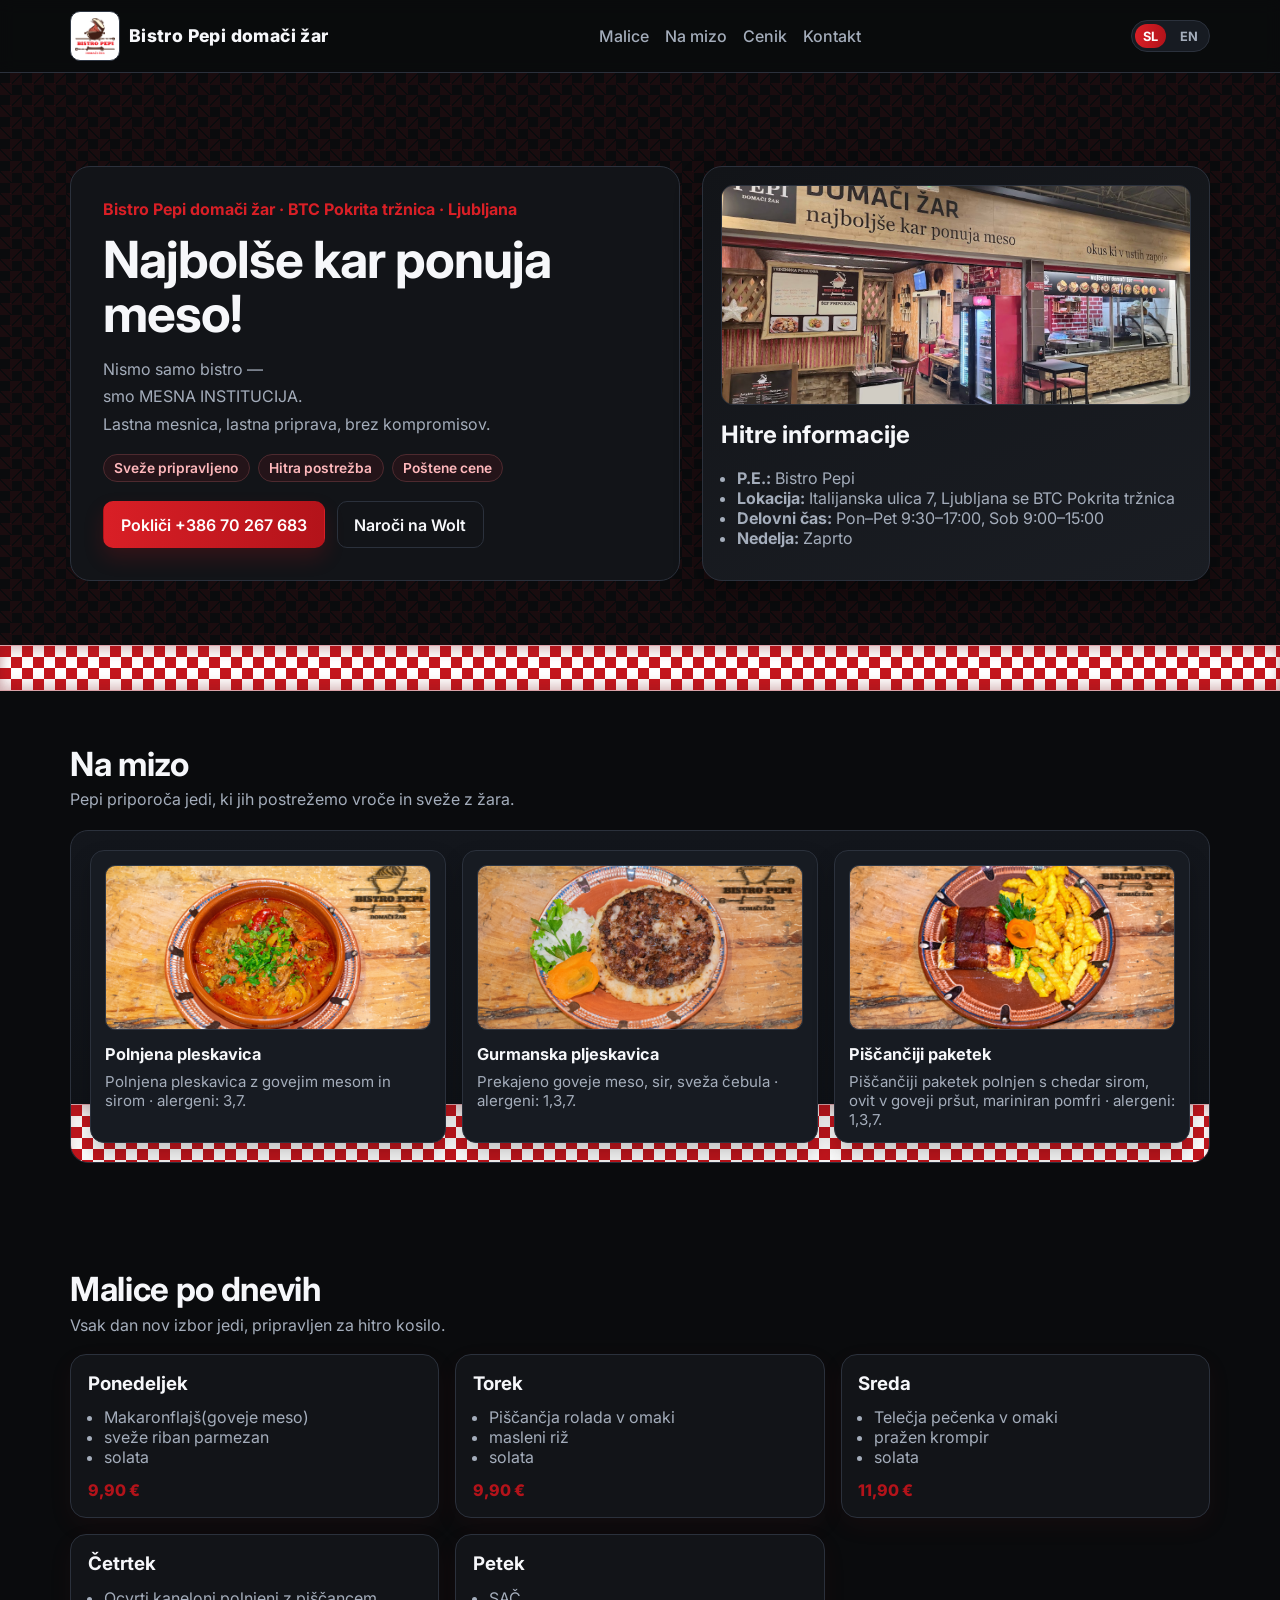
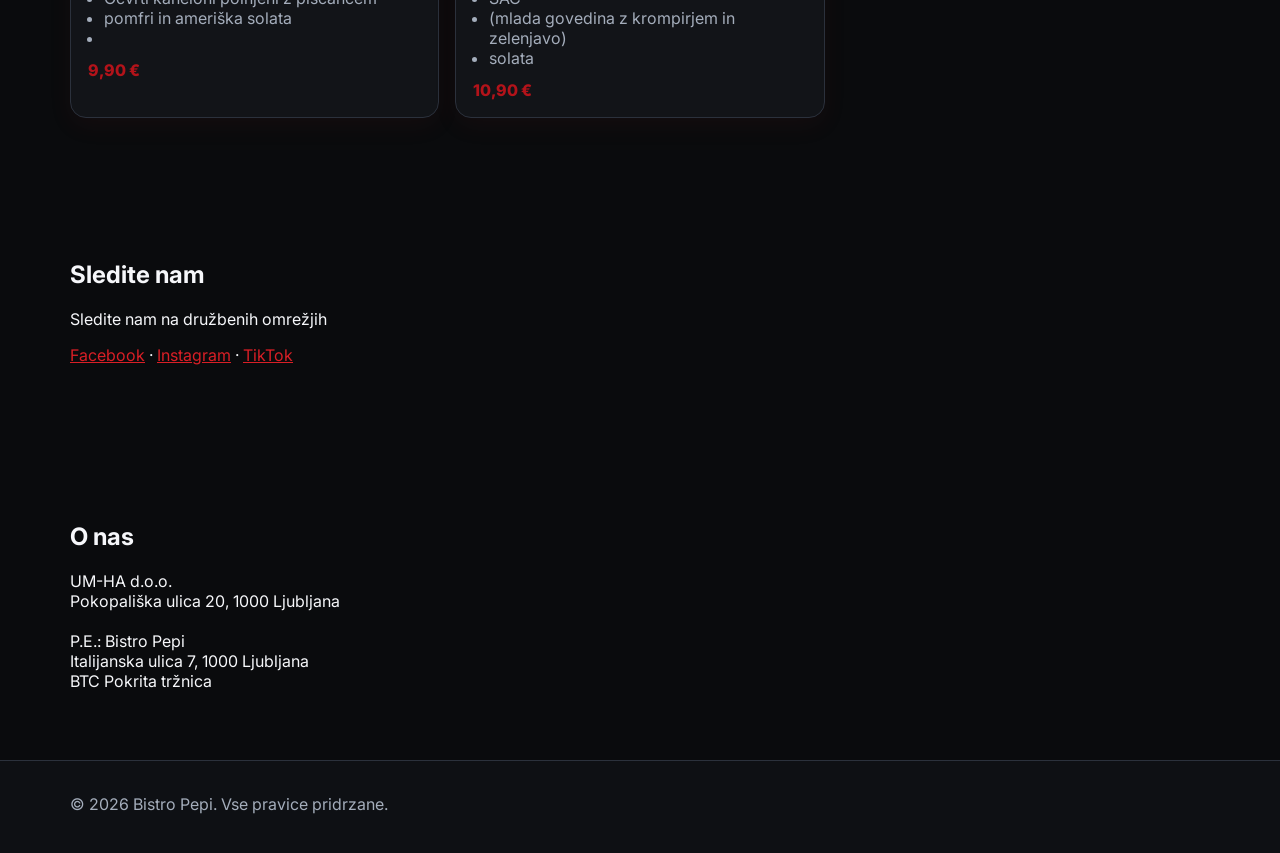
<file: index.html>
<!doctype html>
<html lang="sl">
  <head>
    <meta charset="UTF-8" />
    <meta name="viewport" content="width=device-width, initial-scale=1.0" />
    <title>Bistro Pepi</title>
    <meta
      name="description"
      content="Bistro Pepi — sodobna predstavitvena stran z dnevno ponudbo malic in hitrim naročilom."
    />
    <meta name="keywords" content="bistro, pepi, malice, žar, ljubljana, btc, meso, jedi, cenik, pleskavica, čevapčiči" />
    <meta property="og:title" content="Bistro Pepi" />
    <meta property="og:description" content="Najboljše kar ponuja meso! Domači žar v BTC Pokrita tržnica, Ljubljana." />
    <meta property="og:image" content="assets/PepiLogo.png" />
    <meta property="og:url" content="https://bistropepi.si" />
    <link rel="preconnect" href="https://fonts.googleapis.com" />
    <link rel="preconnect" href="https://fonts.gstatic.com" crossorigin />
    <link
      href="https://fonts.googleapis.com/css2?family=Inter:wght@400;500;600;700;800&display=swap"
      rel="stylesheet"
    />
    <link rel="stylesheet" href="styles.css" />
  </head>
  <body>
    <header class="site-header">
      <div class="container nav-wrap">
        <a class="logo" href="#top">
          <img src="assets/PepiLogo.png" alt="Bistro Pepi logotip" class="logo-image" />
          <span class="logo-text">Bistro Pepi domači žar</span>
        </a>
                <button class="nav-toggle" aria-expanded="false" aria-controls="site-navigation" aria-label="Menu">
          <span></span>
          <span></span>
          <span></span>
        </button>
        <nav id="site-navigation" class="nav" aria-label="Glavna navigacija">
          <a href="#malice">Malice</a>
          <a href="#miza">Na mizo</a>
          <a href="cenik.html">Cenik</a>
          <a href="kontakt.html">Kontakt</a>
        </nav>
        <div class="lang-switch" aria-label="Izbira jezika">
          <a class="active" href="index.html">SL</a>
          <a href="index-en.html">EN</a>
        </div>
      </div>
    </header>

    <main id="top">
      <section class="hero">
        <div class="container hero-grid">
          <div class="hero-copy">
            <p class="eyebrow">Bistro Pepi domači žar · BTC Pokrita tržnica · Ljubljana</p>
            <h1>Najbolše kar ponuja meso!</h1>
            <p class="lead">
              Nismo samo bistro — <br>smo MESNA INSTITUCIJA.<br>
              Lastna mesnica, lastna priprava, brez kompromisov.
            </p>
            <div class="hero-points">
              <span>Sveže pripravljeno</span>
              <span>Hitra postrežba</span>
              <span>Poštene cene</span>
            </div>
            <div class="hero-actions">
              <a class="btn btn-primary" href="tel:+38670267683">Pokliči +386 70 267 683</a>
              <a class="btn btn-secondary" href="https://wolt.com/sl/svn/ljubljana/restaurant/pepi-bistro-in-delikatesa" target="_blank" rel="noopener noreferrer">Naroči na Wolt</a>
            </div>
          </div>
          <div class="hero-card">
            <img src="assets/pepi zunaj.jpg" alt="Bistro Pepi zunaj" class="hero-image hero-logo" />
            <h2>Hitre informacije</h2>
            <ul>
              <li><strong>P.E.:</strong> Bistro Pepi</li>
              <li><strong>Lokacija:</strong> Italijanska ulica 7, Ljubljana se BTC Pokrita tržnica</li>
              <li><strong>Delovni čas:</strong> Pon–Pet 9:30–17:00, Sob 9:00–15:00</li>
              <li><strong>Nedelja:</strong> Zaprto</li>
            </ul>
          </div>
        </div>
      </section>

      <div class="karo-band" aria-hidden="true"></div>

      <section id="miza" class="section">
        <div class="container">
          <div class="section-head">
            <h2>Na mizo</h2>
            <p>Pepi priporoča jedi, ki jih postrežemo vroče in sveže z žara.</p>
          </div>

          <div class="table-stage" data-animate="table-stage">
            <div class="table-top" aria-hidden="true"></div>

            <article class="dish-tray from-left delay-1">
              <img
                src="assets/muckalica.jpg"
                alt="Polnjena pleskavica"
                class="dish-photo dish-photo-a"
              />
              <h3>Polnjena pleskavica</h3>
              <p>Polnjena pleskavica z govejim mesom in sirom · alergeni: 3,7.</p>
            </article>

            <article class="dish-tray from-bottom delay-2">
              <img
                src="assets/gurmanska.jpg"
                alt="Gurmanska pljeskavica"
                class="dish-photo dish-photo-b"
              />
              <h3>Gurmanska pljeskavica</h3>
              <p>Prekajeno goveje meso, sir, sveža čebula · alergeni: 1,3,7.</p>
            </article>

            <article class="dish-tray from-right delay-3">
              <img
                src="assets/piscancji paketek.jpg"
                alt="Piščančiji paketek"
                class="dish-photo dish-photo-c"
              />
              <h3>Piščančiji paketek</h3>
              <p>Piščančiji paketek polnjen s chedar sirom, ovit v goveji pršut, mariniran pomfri · alergeni: 1,3,7.</p>
            </article>
          </div>
        </div>
      </section>

      <section id="malice" class="section">
        <div class="container">
          <div class="section-head">
            <h2>Malice po dnevih</h2>
            <p>Vsak dan nov izbor jedi, pripravljen za hitro kosilo.</p>
          </div>
          <div class="cards-grid">
            <article class="menu-card">
              <div class="card-top"><h3>Ponedeljek</h3></div>
              <ul>
                <li> Makaronflajš(goveje meso) </li>
                <li>sveže riban parmezan</li>
                <li>solata</li>
              </ul>
              <p class="price">9,90 €</p>
            </article>
            <article class="menu-card">
              <div class="card-top"><h3>Torek</h3></div>
              <ul>
                <li>Piščančja rolada v omaki</li>
                <li>masleni riž</li>
                <li>solata</li>
              </ul>
              <p class="price">9,90 €</p>
            </article>
            <article class="menu-card">
              <div class="card-top"><h3>Sreda</h3></div>
              <ul>
                <li>Telečja pečenka v omaki</li>
                <li>pražen krompir</li>
                <li>solata</li>
              </ul>
              <p class="price">11,90 €</p>
            </article>
            <article class="menu-card">
              <div class="card-top"><h3>Četrtek</h3></div>
              <ul>
                <li>Ocvrti kaneloni polnjeni z piščancem</li>
                <li>pomfri in ameriška solata</li>
                <li></li>
              </ul>
              <p class="price">9,90 €</p>
            </article>
            <article class="menu-card">
              <div class="card-top"><h3>Petek</h3></div>
              <ul>
                <li>SAČ</li>
                <li>(mlada govedina z krompirjem in zelenjavo)</li>
                <li>solata</li>
              </ul>
              <p class="price">10,90 €</p>
            </article>
          </div>
        </div>
      </section>

      <section id="info" class="section">
        <div class="container info-grid">
          <div>
            <h2>Sledite nam</h2>
            <p>Sledite nam na družbenih omrežjih</p>
            <p><a href="https://www.facebook.com/bistropepi/" target="_blank" rel="noopener noreferrer">Facebook</a> · <a href="https://www.instagram.com/bistro_pepi/" target="_blank" rel="noopener noreferrer">Instagram</a> · <a href="https://www.tiktok.com/@bistro_pepi" target="_blank" rel="noopener noreferrer">TikTok</a></p>
          </div>
        </div>
      </section>

      <section class="section">
        <div class="container info-grid">
          <div>
            <h2>O nas</h2>
            <p>UM-HA d.o.o.<br />Pokopališka ulica 20, 1000 Ljubljana<br /><br />P.E.: Bistro Pepi<br />Italijanska ulica 7, 1000 Ljubljana<br />BTC Pokrita tržnica</p>
          </div>
        </div>
      </section>
    </main>

    <footer class="site-footer">
      <div class="container">
        <p>© 2026 Bistro Pepi. Vse pravice pridrzane.</p>
      </div>
    </footer>

    <script src="script.js"></script>
  </body>
</html>
</file>
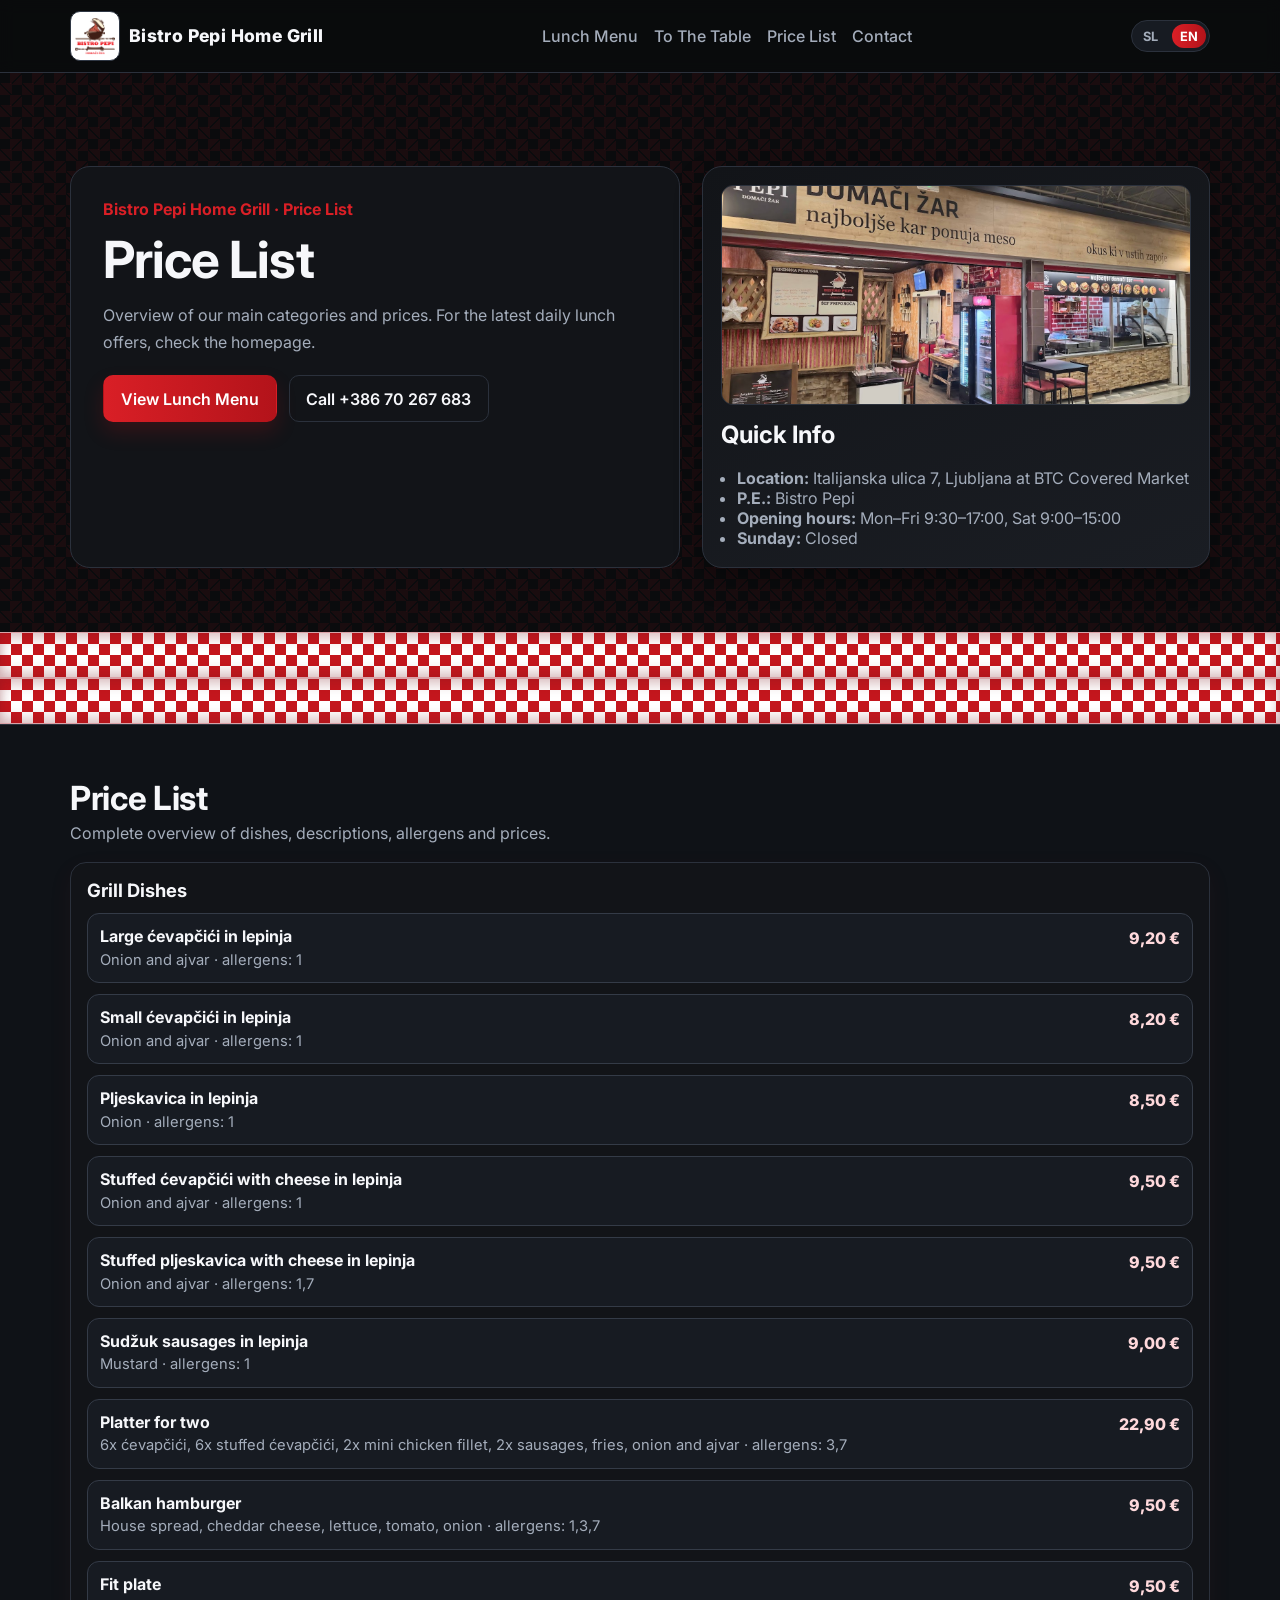
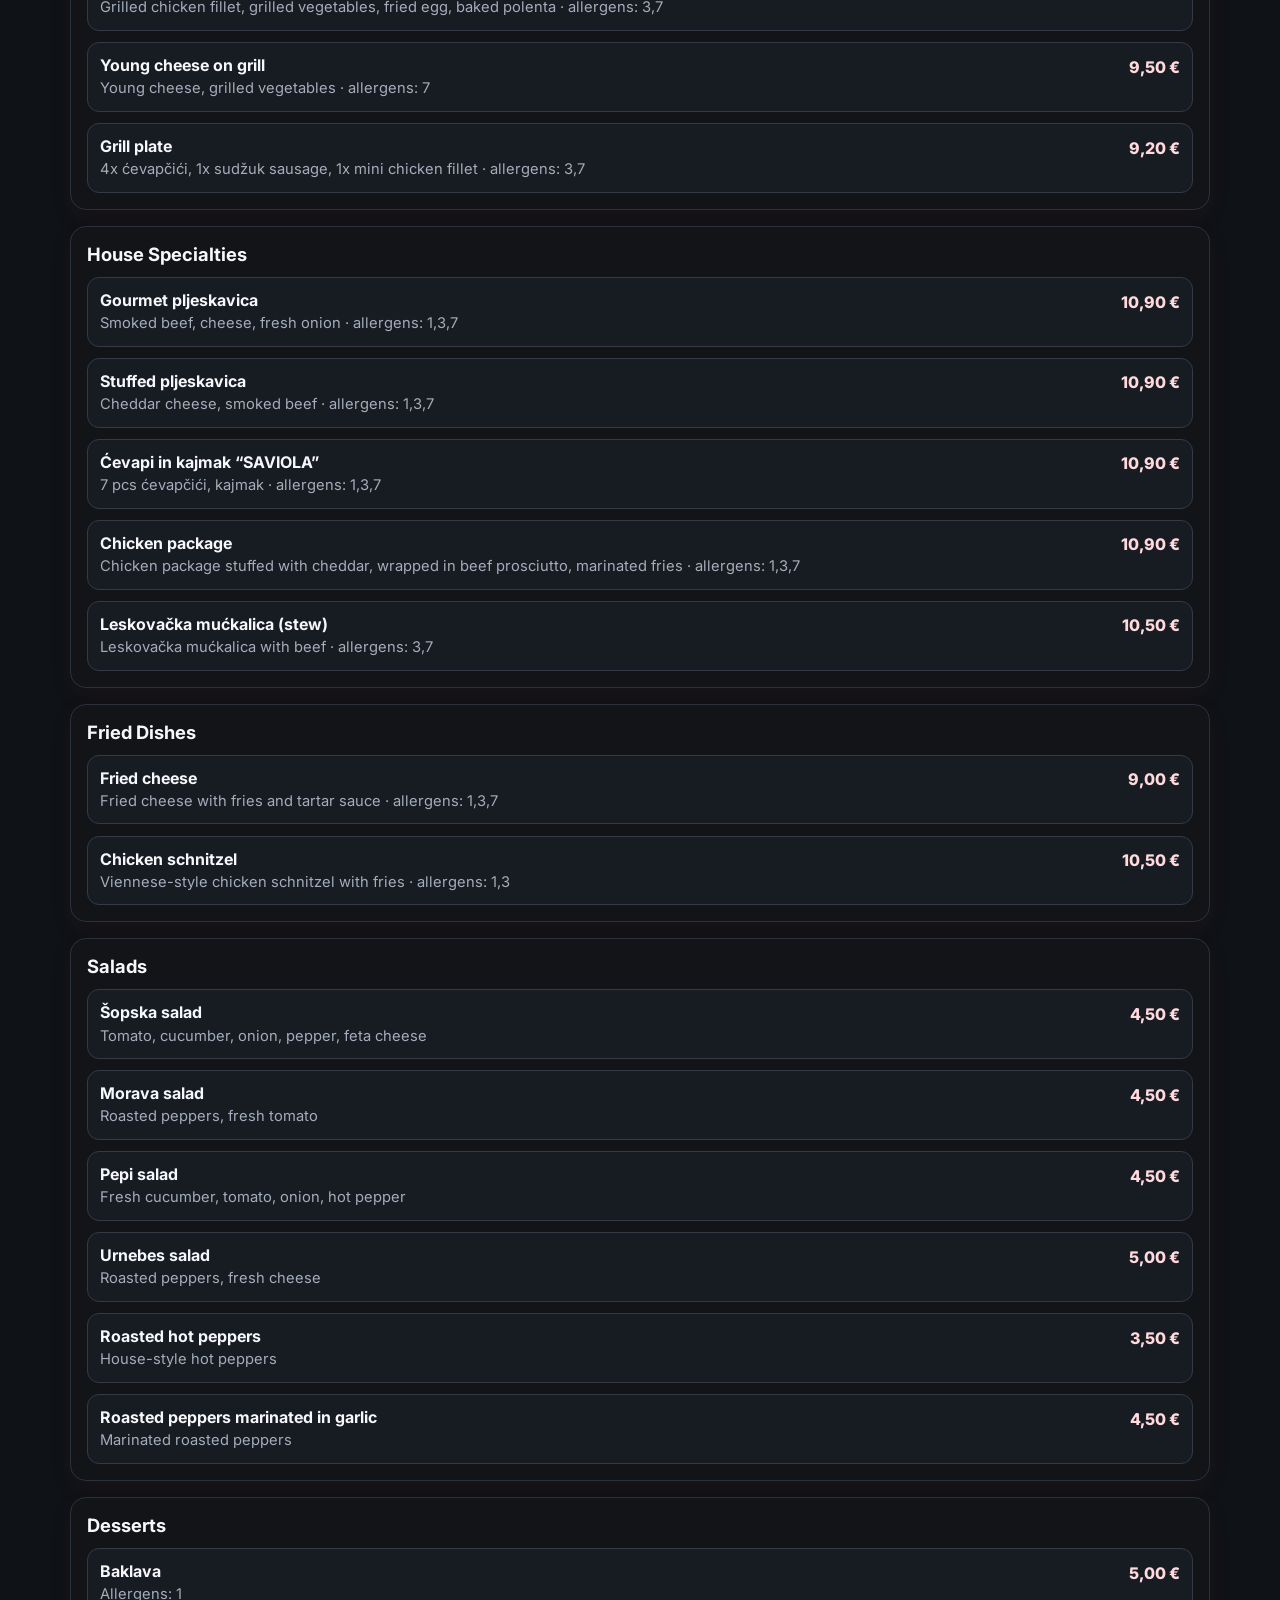
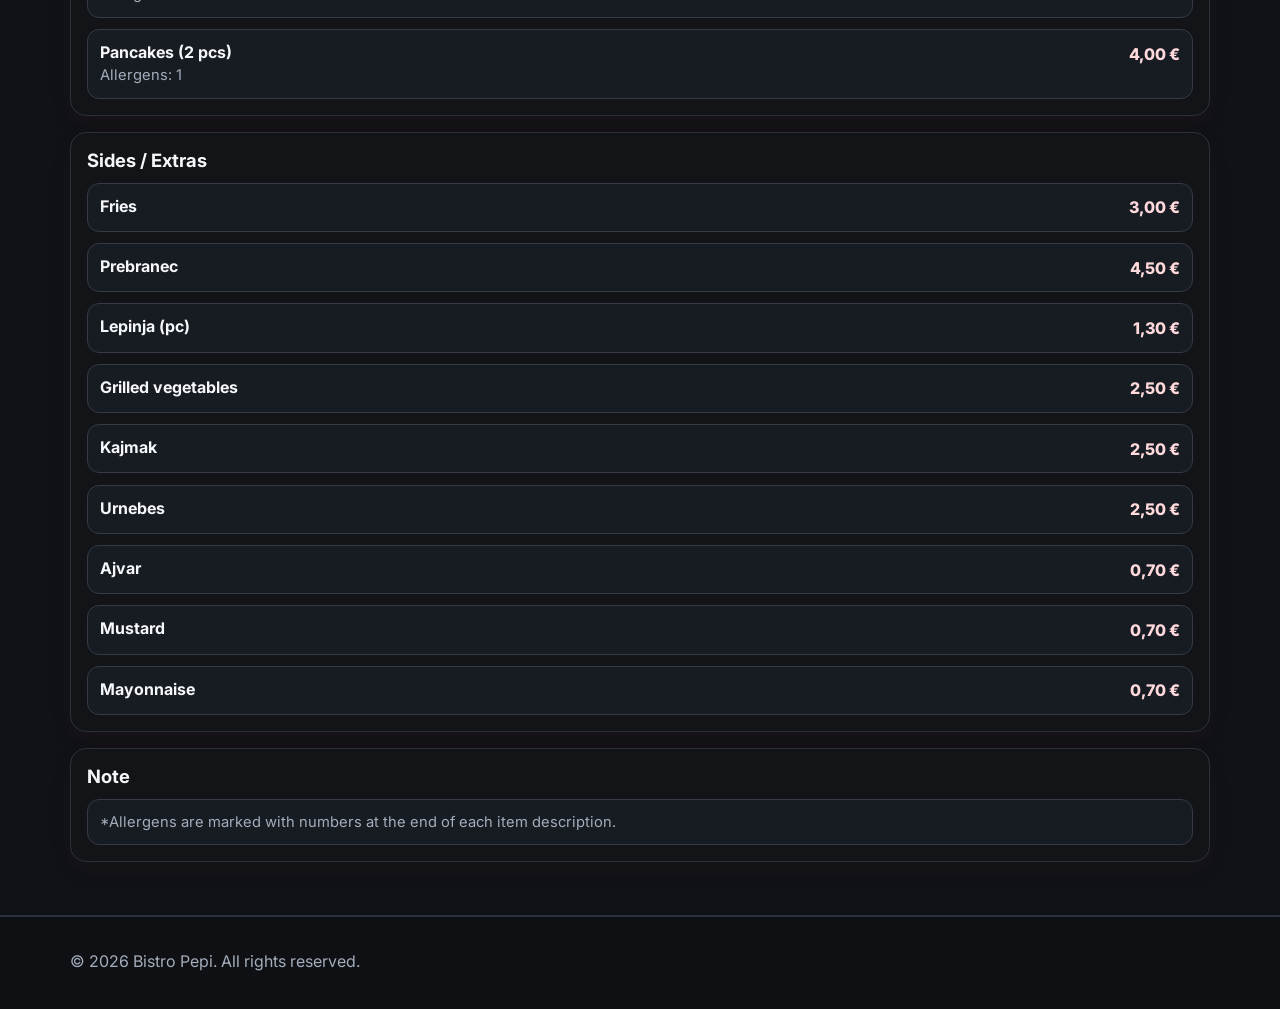
<file: cenik-en.html>
<!doctype html>
<html lang="en">
  <head>
    <meta charset="UTF-8" />
    <meta name="viewport" content="width=device-width, initial-scale=1.0" />
    <title>Bistro Pepi</title>
    <meta
      name="description"
      content="Bistro Pepi price list — overview of categories and prices."
    />
    <meta name="keywords" content="price list, bistro pepi, lunch, grill, dishes, prices, ljubljana, btc" />
    <meta property="og:title" content="Price List - Bistro Pepi" />
    <meta property="og:description" content="Overview of prices for grilled dishes, house specialties, salads and sides at Bistro Pepi." />
    <meta property="og:image" content="assets/PepiLogo.png" />
    <meta property="og:url" content="https://bistropepi.si/cenik-en.html" />
    <link rel="preconnect" href="https://fonts.googleapis.com" />
    <link rel="preconnect" href="https://fonts.gstatic.com" crossorigin />
    <link
      href="https://fonts.googleapis.com/css2?family=Inter:wght@400;500;600;700;800&display=swap"
      rel="stylesheet"
    />
    <link rel="stylesheet" href="styles.css" />
  </head>
  <body>
    <header class="site-header">
      <div class="container nav-wrap">
        <a class="logo" href="index.html">
          <img src="assets/PepiLogo.png" alt="Bistro Pepi logotip" class="logo-image" />
          <span class="logo-text">Bistro Pepi Home Grill</span>
        </a>
                <button class="nav-toggle" aria-expanded="false" aria-controls="site-navigation" aria-label="Menu">
          <span></span>
          <span></span>
          <span></span>
        </button>
        <nav id="site-navigation" class="nav" aria-label="Glavna navigacija">
          <a href="index-en.html#malice">Lunch Menu</a>
          <a href="index-en.html#miza">To The Table</a>
          <a href="cenik-en.html">Price List</a>
          <a href="kontakt-en.html">Contact</a>
        </nav>
        <div class="lang-switch" aria-label="Language switch">
          <a href="cenik.html">SL</a>
          <a class="active" href="cenik-en.html">EN</a>
        </div>
      </div>
    </header>

    <main>
      <section class="hero">
        <div class="container hero-grid">
          <div class="hero-copy">
            <p class="eyebrow">Bistro Pepi Home Grill · Price List</p>
            <h1>Price List</h1>
            <p class="lead">
              Overview of our main categories and prices. For the latest daily lunch
              offers, check the homepage.
            </p>
            <div class="hero-actions">
              <a class="btn btn-primary" href="index-en.html#malice">View Lunch Menu</a>
              <a class="btn btn-secondary" href="tel:+38670267683">Call +386 70 267 683</a>
            </div>
          </div>
          <div class="hero-card">
            <img src="assets/pepi zunaj.jpg" alt="Bistro Pepi zunaj" class="hero-image hero-logo" />
            <h2>Quick Info</h2>
            <ul>
              <li><strong>Location:</strong> Italijanska ulica 7, Ljubljana at BTC Covered Market</li>
              <li><strong>P.E.:</strong> Bistro Pepi</li>
              <li><strong>Opening hours:</strong> Mon–Fri 9:30–17:00, Sat 9:00–15:00</li>
              <li><strong>Sunday:</strong> Closed</li>
            </ul>
          </div>
        </div>
      </section>

      <div class="karo-band" aria-hidden="true"></div>

      <div class="karo-band" aria-hidden="true"></div>

      <section class="section section-alt">
        <div class="container">
          <div class="section-head">
            <h2>Price List</h2>
            <p>Complete overview of dishes, descriptions, allergens and prices.</p>
          </div>
          <div class="cenik-layout">
            <article class="cenik-block">
              <h3>Grill Dishes</h3>
              <div class="cenik-list">
                <div class="cenik-row"><div><strong>Large ćevapčići in lepinja</strong><p>Onion and ajvar · allergens: 1</p></div><span>9,20 €</span></div>
                <div class="cenik-row"><div><strong>Small ćevapčići in lepinja</strong><p>Onion and ajvar · allergens: 1</p></div><span>8,20 €</span></div>
                <div class="cenik-row"><div><strong>Pljeskavica in lepinja</strong><p>Onion · allergens: 1</p></div><span>8,50 €</span></div>
                <div class="cenik-row"><div><strong>Stuffed ćevapčići with cheese in lepinja</strong><p>Onion and ajvar · allergens: 1</p></div><span>9,50 €</span></div>
                <div class="cenik-row"><div><strong>Stuffed pljeskavica with cheese in lepinja</strong><p>Onion and ajvar · allergens: 1,7</p></div><span>9,50 €</span></div>
                <div class="cenik-row"><div><strong>Sudžuk sausages in lepinja</strong><p>Mustard · allergens: 1</p></div><span>9,00 €</span></div>
                <div class="cenik-row"><div><strong>Platter for two</strong><p>6x ćevapčići, 6x stuffed ćevapčići, 2x mini chicken fillet, 2x sausages, fries, onion and ajvar · allergens: 3,7</p></div><span>22,90 €</span></div>
                <div class="cenik-row"><div><strong>Balkan hamburger</strong><p>House spread, cheddar cheese, lettuce, tomato, onion · allergens: 1,3,7</p></div><span>9,50 €</span></div>
                <div class="cenik-row"><div><strong>Fit plate</strong><p>Grilled chicken fillet, grilled vegetables, fried egg, baked polenta · allergens: 3,7</p></div><span>9,50 €</span></div>
                <div class="cenik-row"><div><strong>Young cheese on grill</strong><p>Young cheese, grilled vegetables · allergens: 7</p></div><span>9,50 €</span></div>
                <div class="cenik-row"><div><strong>Grill plate</strong><p>4x ćevapčići, 1x sudžuk sausage, 1x mini chicken fillet · allergens: 3,7</p></div><span>9,20 €</span></div>
              </div>
            </article>

            <article class="cenik-block">
              <h3>House Specialties</h3>
              <div class="cenik-list">
                <div class="cenik-row"><div><strong>Gourmet pljeskavica</strong><p>Smoked beef, cheese, fresh onion · allergens: 1,3,7</p></div><span>10,90 €</span></div>
                <div class="cenik-row"><div><strong>Stuffed pljeskavica</strong><p>Cheddar cheese, smoked beef · allergens: 1,3,7</p></div><span>10,90 €</span></div>
                <div class="cenik-row"><div><strong>Ćevapi in kajmak “SAVIOLA”</strong><p>7 pcs ćevapčići, kajmak · allergens: 1,3,7</p></div><span>10,90 €</span></div>
                <div class="cenik-row"><div><strong>Chicken package</strong><p>Chicken package stuffed with cheddar, wrapped in beef prosciutto, marinated fries · allergens: 1,3,7</p></div><span>10,90 €</span></div>
                <div class="cenik-row"><div><strong>Leskovačka mućkalica (stew)</strong><p>Leskovačka mućkalica with beef · allergens: 3,7</p></div><span>10,50 €</span></div>
              </div>
            </article>

            <article class="cenik-block">
              <h3>Fried Dishes</h3>
              <div class="cenik-list">
                <div class="cenik-row"><div><strong>Fried cheese</strong><p>Fried cheese with fries and tartar sauce · allergens: 1,3,7</p></div><span>9,00 €</span></div>
                <div class="cenik-row"><div><strong>Chicken schnitzel</strong><p>Viennese-style chicken schnitzel with fries · allergens: 1,3</p></div><span>10,50 €</span></div>
              </div>
            </article>

            <article class="cenik-block">
              <h3>Salads</h3>
              <div class="cenik-list">
                <div class="cenik-row"><div><strong>Šopska salad</strong><p>Tomato, cucumber, onion, pepper, feta cheese</p></div><span>4,50 €</span></div>
                <div class="cenik-row"><div><strong>Morava salad</strong><p>Roasted peppers, fresh tomato</p></div><span>4,50 €</span></div>
                <div class="cenik-row"><div><strong>Pepi salad</strong><p>Fresh cucumber, tomato, onion, hot pepper</p></div><span>4,50 €</span></div>
                <div class="cenik-row"><div><strong>Urnebes salad</strong><p>Roasted peppers, fresh cheese</p></div><span>5,00 €</span></div>
                <div class="cenik-row"><div><strong>Roasted hot peppers</strong><p>House-style hot peppers</p></div><span>3,50 €</span></div>
                <div class="cenik-row"><div><strong>Roasted peppers marinated in garlic</strong><p>Marinated roasted peppers</p></div><span>4,50 €</span></div>
              </div>
            </article>

            <article class="cenik-block">
              <h3>Desserts</h3>
              <div class="cenik-list">
                <div class="cenik-row"><div><strong>Baklava</strong><p>Allergens: 1</p></div><span>5,00 €</span></div>
                <div class="cenik-row"><div><strong>Pancakes (2 pcs)</strong><p>Allergens: 1</p></div><span>4,00 €</span></div>
              </div>
            </article>

            <article class="cenik-block">
              <h3>Sides / Extras</h3>
              <div class="cenik-list">
                <div class="cenik-row"><div><strong>Fries</strong></div><span>3,00 €</span></div>
                <div class="cenik-row"><div><strong>Prebranec</strong></div><span>4,50 €</span></div>
                <div class="cenik-row"><div><strong>Lepinja (pc)</strong></div><span>1,30 €</span></div>
                <div class="cenik-row"><div><strong>Grilled vegetables</strong></div><span>2,50 €</span></div>
                <div class="cenik-row"><div><strong>Kajmak</strong></div><span>2,50 €</span></div>
                <div class="cenik-row"><div><strong>Urnebes</strong></div><span>2,50 €</span></div>
                <div class="cenik-row"><div><strong>Ajvar</strong></div><span>0,70 €</span></div>
                <div class="cenik-row"><div><strong>Mustard</strong></div><span>0,70 €</span></div>
                <div class="cenik-row"><div><strong>Mayonnaise</strong></div><span>0,70 €</span></div>
              </div>
            </article>

            <article class="cenik-block">
              <h3>Note</h3>
              <div class="cenik-list">
                <div class="cenik-row"><div><p>*Allergens are marked with numbers at the end of each item description.</p></div><span></span></div>
              </div>
            </article>
          </div>
        </div>
      </section>
    </main>

    <footer class="site-footer">
      <div class="container">
        <p>© 2026 Bistro Pepi. All rights reserved.</p>
      </div>
    </footer>

    <script src="script.js"></script>
  </body>
</html>
</file>
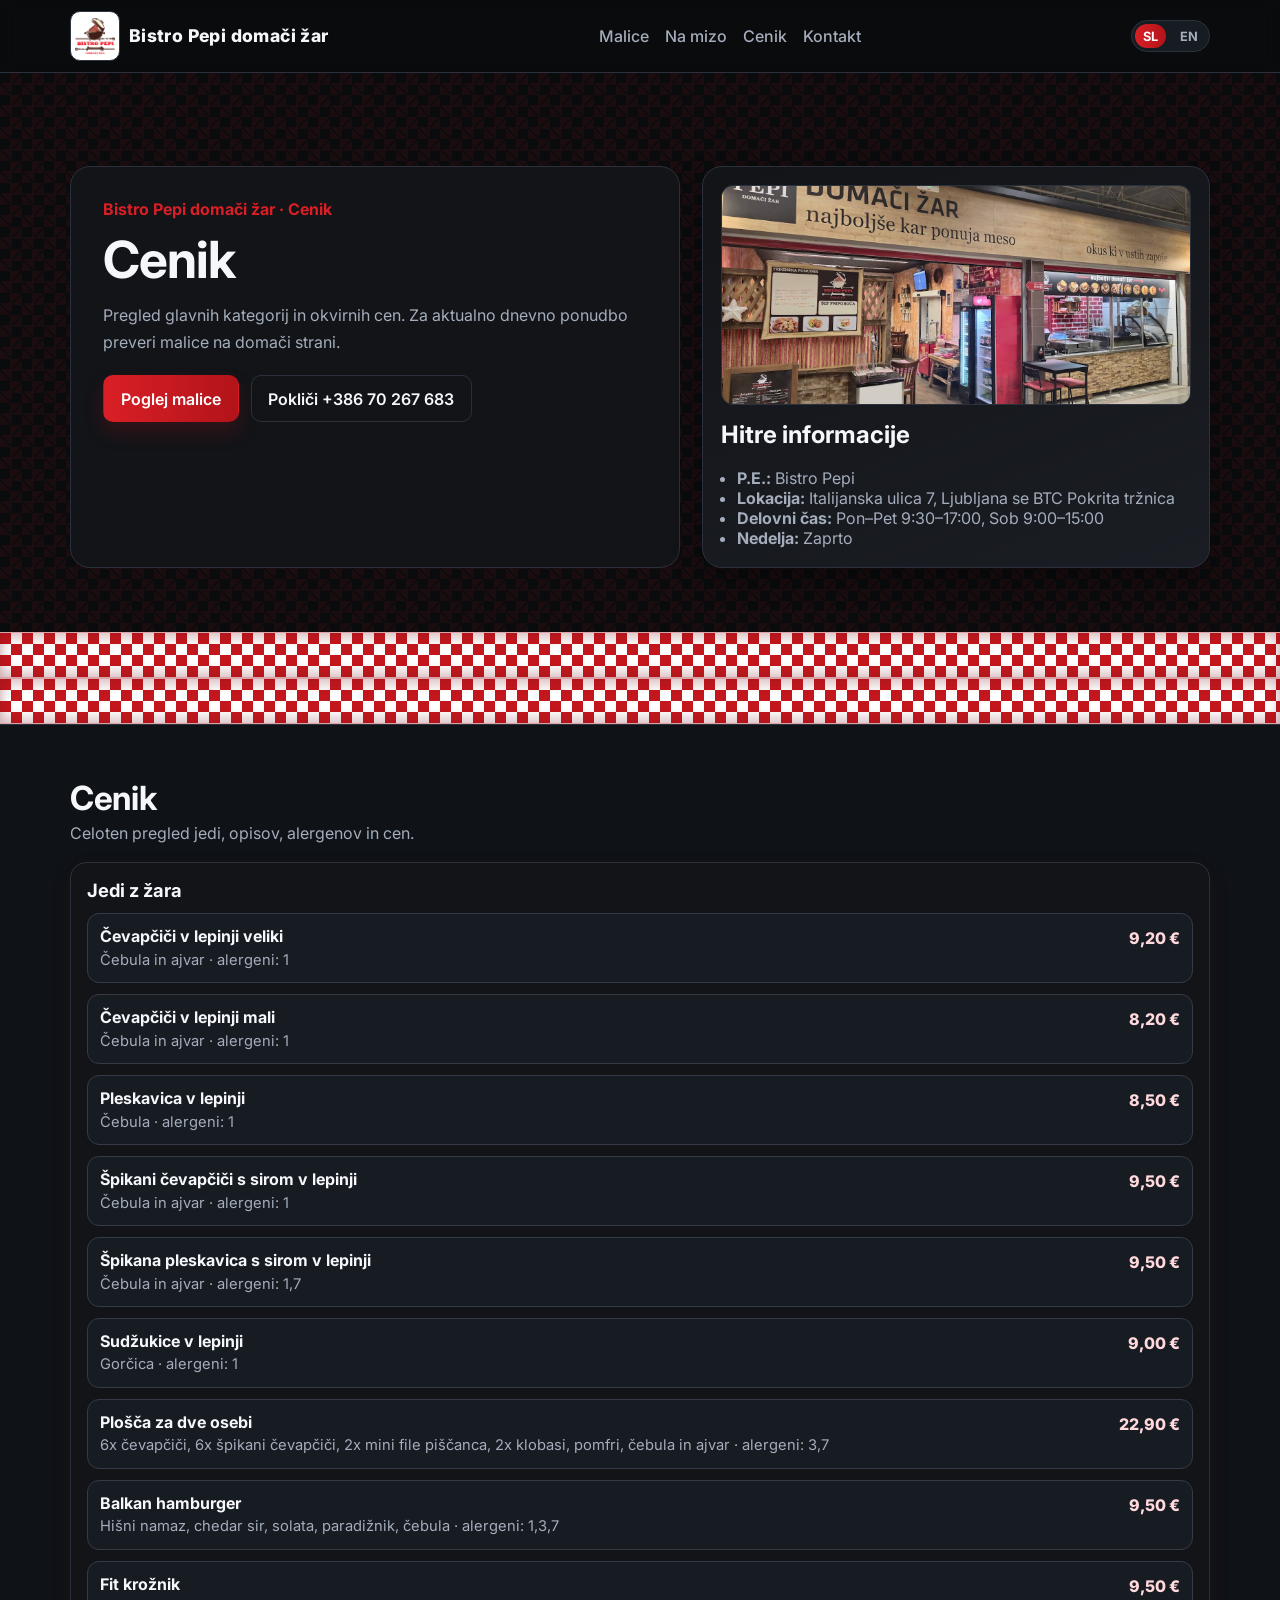
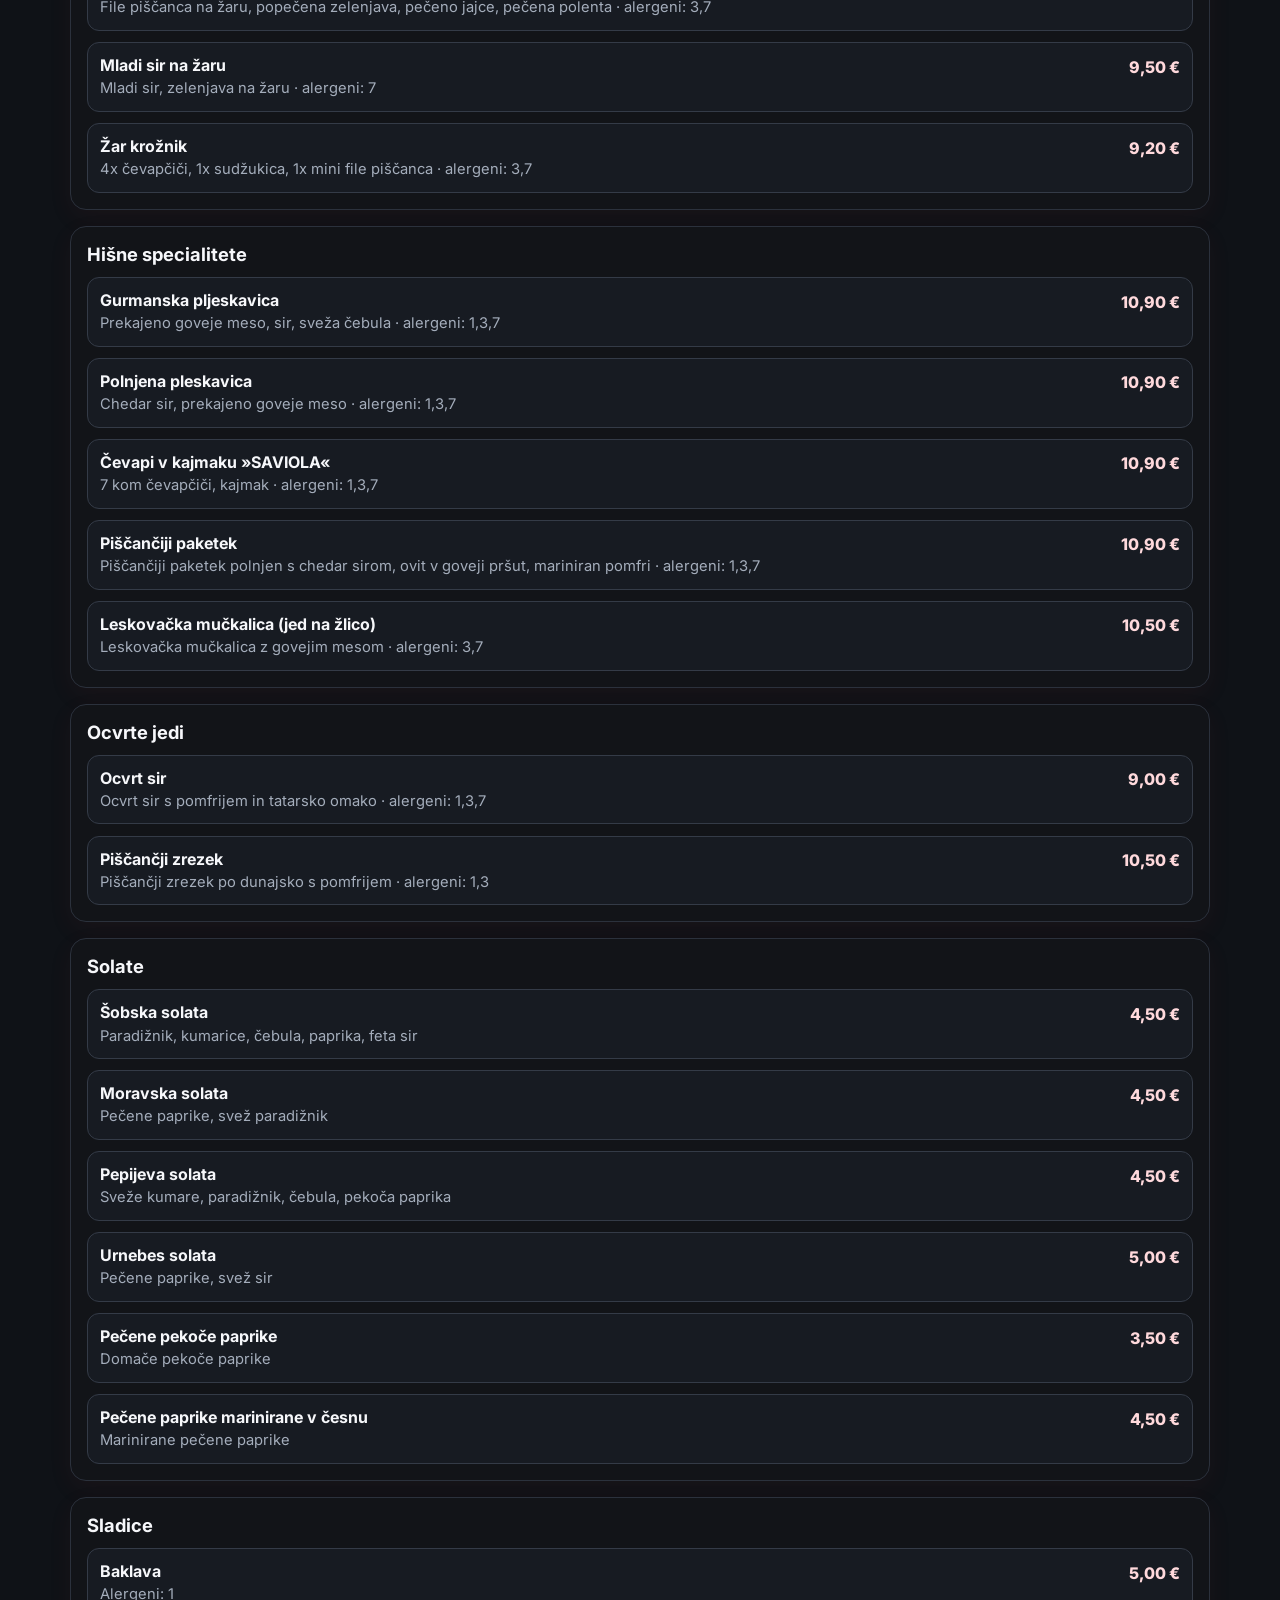
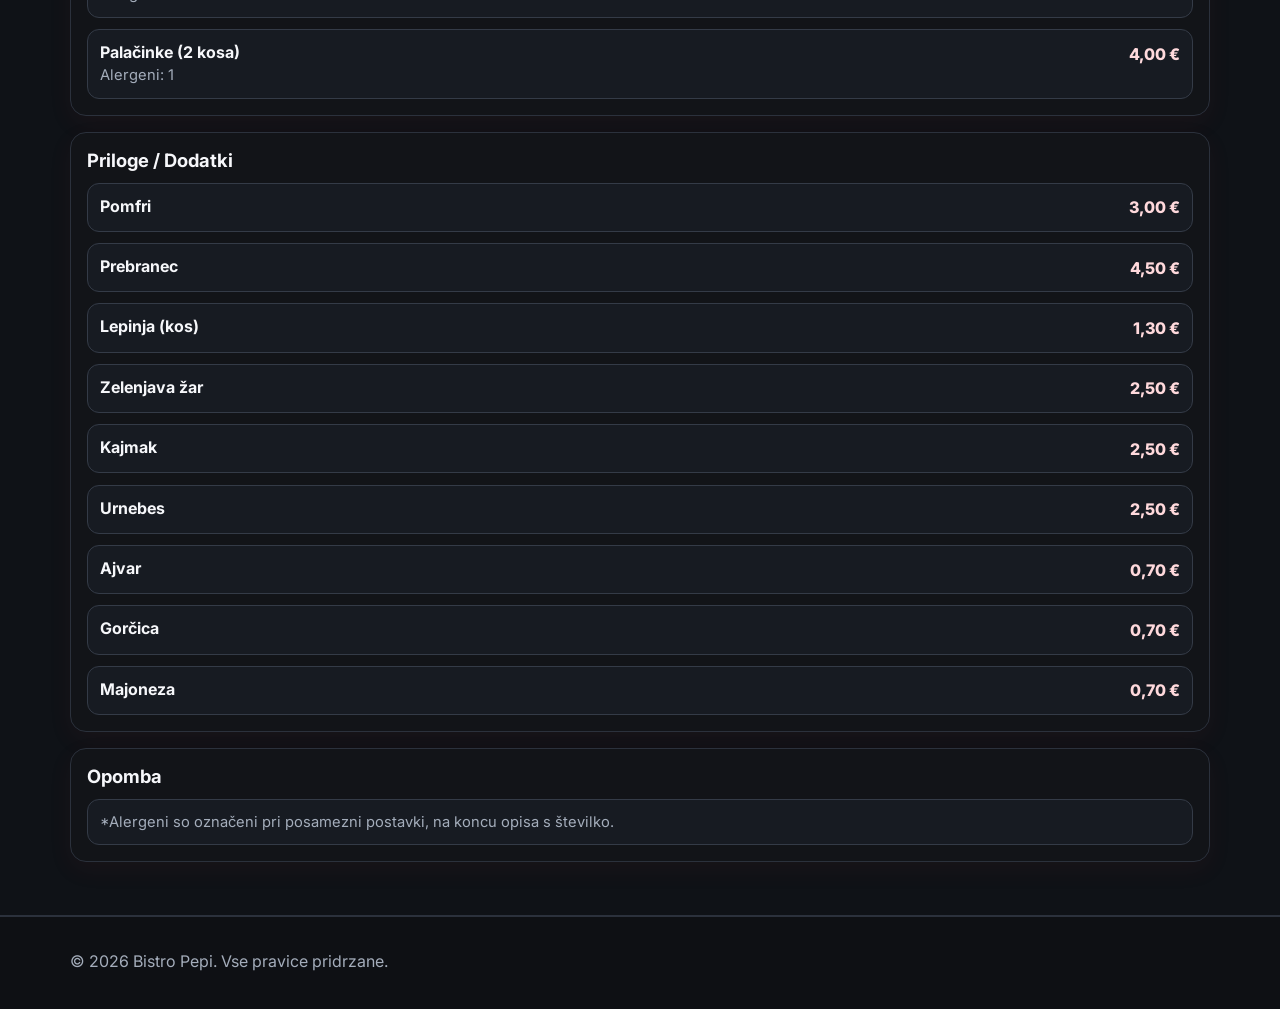
<file: cenik.html>
<!doctype html>
<html lang="sl">
  <head>
    <meta charset="UTF-8" />
    <meta name="viewport" content="width=device-width, initial-scale=1.0" />
    <title>Bistro Pepi</title>
    <meta
      name="description"
      content="Bistro Pepi cenik — pregled kategorij in cen za malice, pečenjaro, burgerje in pijačo."
    />
    <meta name="keywords" content="cenik, bistro pepi, malice, žar, jedi, cene, ljubljana, btc" />
    <meta property="og:title" content="Cenik - Bistro Pepi" />
    <meta property="og:description" content="Pregled cen jedi z žara, hišnih specialitet, solat in prilog v Bistro Pepi." />
    <meta property="og:image" content="assets/PepiLogo.png" />
    <meta property="og:url" content="https://bistropepi.si/cenik.html" />
    <link rel="preconnect" href="https://fonts.googleapis.com" />
    <link rel="preconnect" href="https://fonts.gstatic.com" crossorigin />
    <link
      href="https://fonts.googleapis.com/css2?family=Inter:wght@400;500;600;700;800&display=swap"
      rel="stylesheet"
    />
    <link rel="stylesheet" href="styles.css" />
  </head>
  <body>
    <header class="site-header">
      <div class="container nav-wrap">
        <a class="logo" href="index.html">
          <img src="assets/PepiLogo.png" alt="Bistro Pepi logotip" class="logo-image" />
          <span class="logo-text">Bistro Pepi domači žar</span>
        </a>
                <button class="nav-toggle" aria-expanded="false" aria-controls="site-navigation" aria-label="Menu">
          <span></span>
          <span></span>
          <span></span>
        </button>
        <nav id="site-navigation" class="nav" aria-label="Glavna navigacija">
          <a href="index.html#malice">Malice</a>
          <a href="index.html#miza">Na mizo</a>
          <a href="cenik.html">Cenik</a>
          <a href="kontakt.html">Kontakt</a>
        </nav>
        <div class="lang-switch" aria-label="Izbira jezika">
          <a class="active" href="cenik.html">SL</a>
          <a href="cenik-en.html">EN</a>
        </div>
      </div>
    </header>

    <main>
      <section class="hero">
        <div class="container hero-grid">
          <div class="hero-copy">
            <p class="eyebrow">Bistro Pepi domači žar · Cenik</p>
            <h1>Cenik</h1>
            <p class="lead">
              Pregled glavnih kategorij in okvirnih cen. Za aktualno dnevno ponudbo
              preveri malice na domači strani.
            </p>
            <div class="hero-actions">
              <a class="btn btn-primary" href="index.html#malice">Poglej malice</a>
              <a class="btn btn-secondary" href="tel:+38670267683">Pokliči +386 70 267 683</a>
            </div>
          </div>
          <div class="hero-card">
            <img src="assets/pepi zunaj.jpg" alt="Bistro Pepi zunaj" class="hero-image hero-logo" />
            <h2>Hitre informacije</h2>
            <ul>
              <li><strong>P.E.:</strong> Bistro Pepi</li>
              <li><strong>Lokacija:</strong> Italijanska ulica 7, Ljubljana se BTC Pokrita tržnica</li>
              <li><strong>Delovni čas:</strong> Pon–Pet 9:30–17:00, Sob 9:00–15:00</li>
              <li><strong>Nedelja:</strong> Zaprto</li>
            </ul>
          </div>
        </div>
      </section>

      <div class="karo-band" aria-hidden="true"></div>

      <div class="karo-band" aria-hidden="true"></div>

      <section class="section section-alt">
        <div class="container">
          <div class="section-head">
            <h2>Cenik</h2>
            <p>Celoten pregled jedi, opisov, alergenov in cen.</p>
          </div>
          <div class="cenik-layout">
            <article class="cenik-block">
              <h3>Jedi z žara</h3>
              <div class="cenik-list">
                <div class="cenik-row"><div><strong>Čevapčiči v lepinji veliki</strong><p>Čebula in ajvar · alergeni: 1</p></div><span>9,20 €</span></div>
                <div class="cenik-row"><div><strong>Čevapčiči v lepinji mali</strong><p>Čebula in ajvar · alergeni: 1</p></div><span>8,20 €</span></div>
                <div class="cenik-row"><div><strong>Pleskavica v lepinji</strong><p>Čebula · alergeni: 1</p></div><span>8,50 €</span></div>
                <div class="cenik-row"><div><strong>Špikani čevapčiči s sirom v lepinji</strong><p>Čebula in ajvar · alergeni: 1</p></div><span>9,50 €</span></div>
                <div class="cenik-row"><div><strong>Špikana pleskavica s sirom v lepinji</strong><p>Čebula in ajvar · alergeni: 1,7</p></div><span>9,50 €</span></div>
                <div class="cenik-row"><div><strong>Sudžukice v lepinji</strong><p>Gorčica · alergeni: 1</p></div><span>9,00 €</span></div>
                <div class="cenik-row"><div><strong>Plošča za dve osebi</strong><p>6x čevapčiči, 6x špikani čevapčiči, 2x mini file piščanca, 2x klobasi, pomfri, čebula in ajvar · alergeni: 3,7</p></div><span>22,90 €</span></div>
                <div class="cenik-row"><div><strong>Balkan hamburger</strong><p>Hišni namaz, chedar sir, solata, paradižnik, čebula · alergeni: 1,3,7</p></div><span>9,50 €</span></div>
                <div class="cenik-row"><div><strong>Fit krožnik</strong><p>File piščanca na žaru, popečena zelenjava, pečeno jajce, pečena polenta · alergeni: 3,7</p></div><span>9,50 €</span></div>
                <div class="cenik-row"><div><strong>Mladi sir na žaru</strong><p>Mladi sir, zelenjava na žaru · alergeni: 7</p></div><span>9,50 €</span></div>
                <div class="cenik-row"><div><strong>Žar krožnik</strong><p>4x čevapčiči, 1x sudžukica, 1x mini file piščanca · alergeni: 3,7</p></div><span>9,20 €</span></div>
              </div>
            </article>

            <article class="cenik-block">
              <h3>Hišne specialitete</h3>
              <div class="cenik-list">
                <div class="cenik-row"><div><strong>Gurmanska pljeskavica</strong><p>Prekajeno goveje meso, sir, sveža čebula · alergeni: 1,3,7</p></div><span>10,90 €</span></div>
                <div class="cenik-row"><div><strong>Polnjena pleskavica</strong><p>Chedar sir, prekajeno goveje meso · alergeni: 1,3,7</p></div><span>10,90 €</span></div>
                <div class="cenik-row"><div><strong>Čevapi v kajmaku »SAVIOLA«</strong><p>7 kom čevapčiči, kajmak · alergeni: 1,3,7</p></div><span>10,90 €</span></div>
                <div class="cenik-row"><div><strong>Piščančiji paketek</strong><p>Piščančiji paketek polnjen s chedar sirom, ovit v goveji pršut, mariniran pomfri · alergeni: 1,3,7</p></div><span>10,90 €</span></div>
                <div class="cenik-row"><div><strong>Leskovačka mučkalica (jed na žlico)</strong><p>Leskovačka mučkalica z govejim mesom · alergeni: 3,7</p></div><span>10,50 €</span></div>
              </div>
            </article>

            <article class="cenik-block">
              <h3>Ocvrte jedi</h3>
              <div class="cenik-list">
                <div class="cenik-row"><div><strong>Ocvrt sir</strong><p>Ocvrt sir s pomfrijem in tatarsko omako · alergeni: 1,3,7</p></div><span>9,00 €</span></div>
                <div class="cenik-row"><div><strong>Piščančji zrezek</strong><p>Piščančji zrezek po dunajsko s pomfrijem · alergeni: 1,3</p></div><span>10,50 €</span></div>
              </div>
            </article>

            <article class="cenik-block">
              <h3>Solate</h3>
              <div class="cenik-list">
                <div class="cenik-row"><div><strong>Šobska solata</strong><p>Paradižnik, kumarice, čebula, paprika, feta sir</p></div><span>4,50 €</span></div>
                <div class="cenik-row"><div><strong>Moravska solata</strong><p>Pečene paprike, svež paradižnik</p></div><span>4,50 €</span></div>
                <div class="cenik-row"><div><strong>Pepijeva solata</strong><p>Sveže kumare, paradižnik, čebula, pekoča paprika</p></div><span>4,50 €</span></div>
                <div class="cenik-row"><div><strong>Urnebes solata</strong><p>Pečene paprike, svež sir</p></div><span>5,00 €</span></div>
                <div class="cenik-row"><div><strong>Pečene pekoče paprike</strong><p>Domače pekoče paprike</p></div><span>3,50 €</span></div>
                <div class="cenik-row"><div><strong>Pečene paprike marinirane v česnu</strong><p>Marinirane pečene paprike</p></div><span>4,50 €</span></div>
              </div>
            </article>

            <article class="cenik-block">
              <h3>Sladice</h3>
              <div class="cenik-list">
                <div class="cenik-row"><div><strong>Baklava</strong><p>Alergeni: 1</p></div><span>5,00 €</span></div>
                <div class="cenik-row"><div><strong>Palačinke (2 kosa)</strong><p>Alergeni: 1</p></div><span>4,00 €</span></div>
              </div>
            </article>

            <article class="cenik-block">
              <h3>Priloge / Dodatki</h3>
              <div class="cenik-list">
                <div class="cenik-row"><div><strong>Pomfri</strong></div><span>3,00 €</span></div>
                <div class="cenik-row"><div><strong>Prebranec</strong></div><span>4,50 €</span></div>
                <div class="cenik-row"><div><strong>Lepinja (kos)</strong></div><span>1,30 €</span></div>
                <div class="cenik-row"><div><strong>Zelenjava žar</strong></div><span>2,50 €</span></div>
                <div class="cenik-row"><div><strong>Kajmak</strong></div><span>2,50 €</span></div>
                <div class="cenik-row"><div><strong>Urnebes</strong></div><span>2,50 €</span></div>
                <div class="cenik-row"><div><strong>Ajvar</strong></div><span>0,70 €</span></div>
                <div class="cenik-row"><div><strong>Gorčica</strong></div><span>0,70 €</span></div>
                <div class="cenik-row"><div><strong>Majoneza</strong></div><span>0,70 €</span></div>
              </div>
            </article>

            <article class="cenik-block">
              <h3>Opomba</h3>
              <div class="cenik-list">
                <div class="cenik-row"><div><p>*Alergeni so označeni pri posamezni postavki, na koncu opisa s številko.</p></div><span></span></div>
              </div>
            </article>
          </div>
        </div>
      </section>
    </main>

    <footer class="site-footer">
      <div class="container">
        <p>© 2026 Bistro Pepi. Vse pravice pridrzane.</p>
      </div>
    </footer>

    <script src="script.js"></script>
  </body>
</html>
</file>
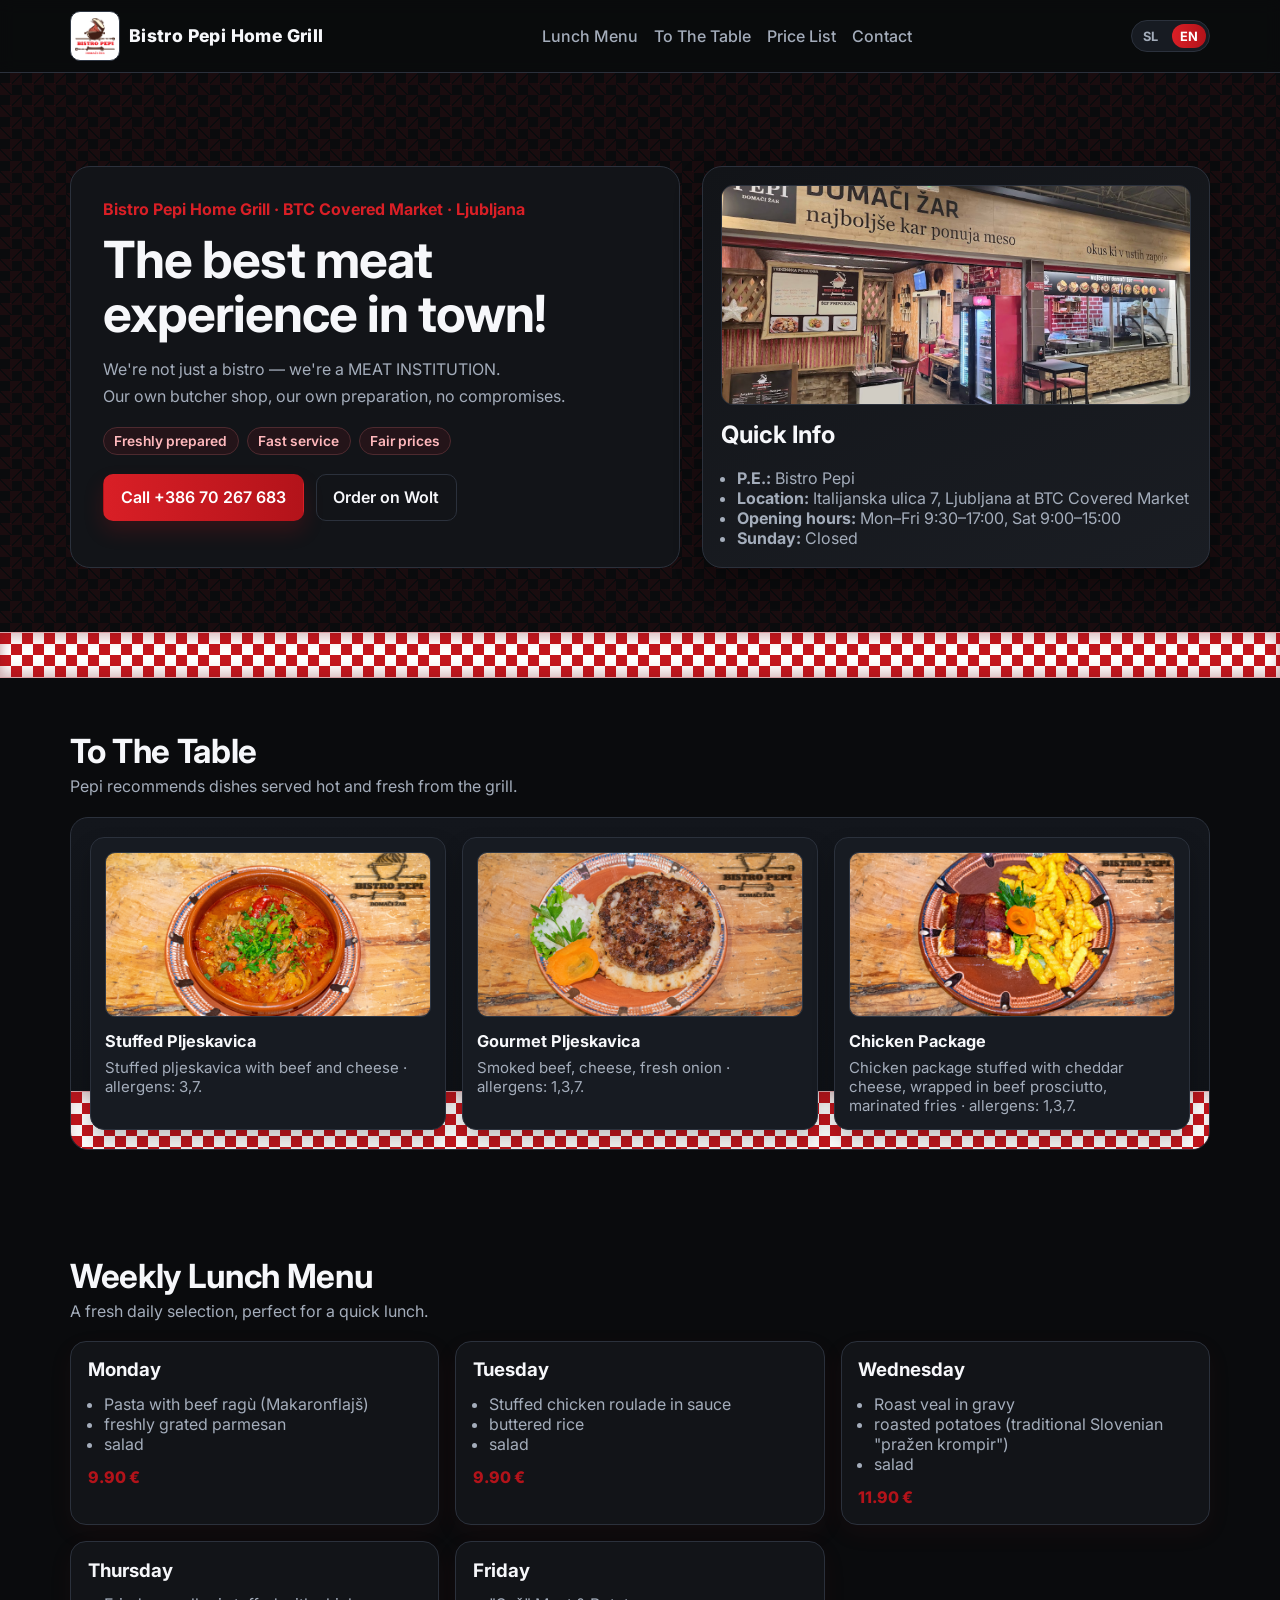
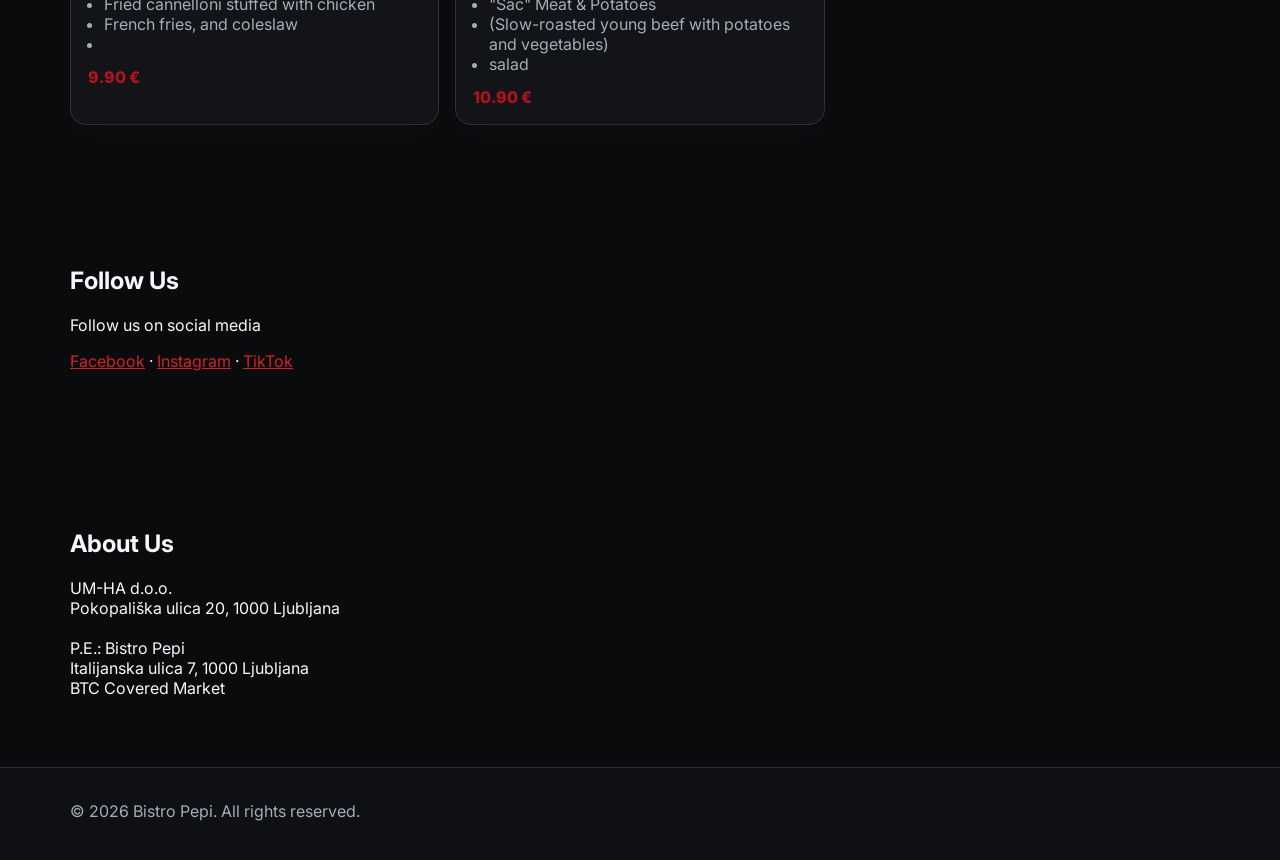
<file: index-en.html>
<!doctype html>
<html lang="en">
  <head>
    <meta charset="UTF-8" />
    <meta name="viewport" content="width=device-width, initial-scale=1.0" />
    <title>Bistro Pepi</title>
    <meta
      name="description"
      content="Bistro Pepi — modern presentation page with daily lunch menu and quick ordering."
    />
    <meta name="keywords" content="bistro, pepi, lunch, grill, ljubljana, btc, meat, dishes, price list, pleskavica, cevapcici" />
    <meta property="og:title" content="Bistro Pepi" />
    <meta property="og:description" content="The best that meat has to offer! Home grill at BTC Covered Market, Ljubljana." />
    <meta property="og:image" content="assets/PepiLogo.png" />
    <meta property="og:url" content="https://bistropepi.si" />
    <link rel="preconnect" href="https://fonts.googleapis.com" />
    <link rel="preconnect" href="https://fonts.gstatic.com" crossorigin />
    <link
      href="https://fonts.googleapis.com/css2?family=Inter:wght@400;500;600;700;800&display=swap"
      rel="stylesheet"
    />
    <link rel="stylesheet" href="styles.css" />
  </head>
  <body>
    <header class="site-header">
      <div class="container nav-wrap">
        <a class="logo" href="#top">
          <img src="assets/PepiLogo.png" alt="Bistro Pepi logotip" class="logo-image" />
          <span class="logo-text">Bistro Pepi Home Grill</span>
        </a>
                <button class="nav-toggle" aria-expanded="false" aria-controls="site-navigation" aria-label="Menu">
          <span></span>
          <span></span>
          <span></span>
        </button>
        <nav id="site-navigation" class="nav" aria-label="Glavna navigacija">
          <a href="#malice">Lunch Menu</a>
          <a href="#miza">To The Table</a>
          <a href="cenik-en.html">Price List</a>
          <a href="kontakt-en.html">Contact</a>
        </nav>
        <div class="lang-switch" aria-label="Language switch">
          <a href="index.html">SL</a>
          <a class="active" href="index-en.html">EN</a>
        </div>
      </div>
    </header>

    <main id="top">
      <section class="hero">
        <div class="container hero-grid">
          <div class="hero-copy">
            <p class="eyebrow">Bistro Pepi Home Grill · BTC Covered Market · Ljubljana</p>
            <h1>The best meat experience in town!</h1>
            <p class="lead">
              We're not just a bistro — we're a MEAT INSTITUTION.<br>
              Our own butcher shop, our own preparation, no compromises.
            </p>
            <div class="hero-points">
              <span>Freshly prepared</span>
              <span>Fast service</span>
              <span>Fair prices</span>
            </div>
            <div class="hero-actions">
              <a class="btn btn-primary" href="tel:+38670267683">Call +386 70 267 683</a>
              <a class="btn btn-secondary" href="https://wolt.com/sl/svn/ljubljana/restaurant/pepi-bistro-in-delikatesa" target="_blank" rel="noopener noreferrer">Order on Wolt</a>
            </div>
          </div>
          <div class="hero-card">
            <img src="assets/pepi zunaj.jpg" alt="Bistro Pepi zunaj" class="hero-image hero-logo" />
            <h2>Quick Info</h2>
            <ul>
              <li><strong>P.E.:</strong> Bistro Pepi</li>
              <li><strong>Location:</strong> Italijanska ulica 7, Ljubljana at BTC Covered Market</li>
              <li><strong>Opening hours:</strong> Mon–Fri 9:30–17:00, Sat 9:00–15:00</li>
              <li><strong>Sunday:</strong> Closed</li>
            </ul>
          </div>
        </div>
      </section>

      <div class="karo-band" aria-hidden="true"></div>

      <section id="miza" class="section">
        <div class="container">
          <div class="section-head">
            <h2>To The Table</h2>
            <p>Pepi recommends dishes served hot and fresh from the grill.</p>
          </div>

          <div class="table-stage" data-animate="table-stage">
            <div class="table-top" aria-hidden="true"></div>

            <article class="dish-tray from-left delay-1">
              <img
                src="assets/muckalica.jpg"
                alt="Polnjena pleskavica"
                class="dish-photo dish-photo-a"
              />
              <h3>Stuffed Pljeskavica</h3>
              <p>Stuffed pljeskavica with beef and cheese · allergens: 3,7.</p>
            </article>

            <article class="dish-tray from-bottom delay-2">
              <img
                src="assets/gurmanska.jpg"
                alt="Gurmanska pljeskavica"
                class="dish-photo dish-photo-b"
              />
              <h3>Gourmet Pljeskavica</h3>
              <p>Smoked beef, cheese, fresh onion · allergens: 1,3,7.</p>
            </article>

            <article class="dish-tray from-right delay-3">
              <img
                src="assets/piscancji paketek.jpg"
                alt="Piščančiji paketek"
                class="dish-photo dish-photo-c"
              />
              <h3>Chicken Package</h3>
              <p>Chicken package stuffed with cheddar cheese, wrapped in beef prosciutto, marinated fries · allergens: 1,3,7.</p>
            </article>
          </div>
        </div>
      </section>

      <section id="malice" class="section">
        <div class="container">
          <div class="section-head">
            <h2>Weekly Lunch Menu</h2>
            <p>A fresh daily selection, perfect for a quick lunch.</p>
          </div>
          <div class="cards-grid">
            <article class="menu-card">
              <div class="card-top"><h3>Monday</h3></div>
              <ul>
                <li>Pasta with beef ragù (Makaronflajš)</li>
                <li> freshly grated parmesan</li>
                <li>salad</li>
              </ul>
              <p class="price">9.90 €</p>
            </article>
            <article class="menu-card">
              <div class="card-top"><h3>Tuesday</h3></div>
              <ul>
                <li>Stuffed chicken roulade in sauce</li>
                <li>buttered rice</li>
                <li>salad</li>
              </ul>
              <p class="price">9.90 €</p>
            </article>
            <article class="menu-card">
              <div class="card-top"><h3>Wednesday</h3></div>
              <ul>
                <li>Roast veal in gravy</li>
                <li>roasted potatoes (traditional Slovenian "pražen krompir")</li>
                <li>salad</li>
              </ul>
              <p class="price">11.90 €</p>
            </article>
            <article class="menu-card">
              <div class="card-top"><h3>Thursday</h3></div>
              <ul>
                <li>Fried cannelloni stuffed with chicken</li>
                <li>French fries, and coleslaw</li>
                <li></li>
              </ul>
              <p class="price">9.90 €</p>
            </article>
            <article class="menu-card">
              <div class="card-top"><h3>Friday</h3></div>
              <ul>
                <li>"Sač" Meat & Potatoes</li>
                <li>(Slow-roasted young beef with potatoes and vegetables)</li>
                <li>salad</li>
              </ul>
              <p class="price">10.90 €</p>
            </article>
          </div>
        </div>
      </section>

      <section id="info" class="section">
        <div class="container info-grid">
          <div>
            <h2>Follow Us</h2>
            <p>Follow us on social media</p>
            <p><a href="https://www.facebook.com/bistropepi/" target="_blank" rel="noopener noreferrer">Facebook</a> · <a href="https://www.instagram.com/bistro_pepi/" target="_blank" rel="noopener noreferrer">Instagram</a> · <a href="https://www.tiktok.com/@bistro_pepi" target="_blank" rel="noopener noreferrer">TikTok</a></p>
          </div>
        </div>
      </section>

      <section class="section">
        <div class="container info-grid">
          <div>
            <h2>About Us</h2>
            <p>UM-HA d.o.o.<br />Pokopališka ulica 20, 1000 Ljubljana<br /><br />P.E.: Bistro Pepi<br />Italijanska ulica 7, 1000 Ljubljana<br />BTC Covered Market</p>
          </div>
        </div>
      </section>
    </main>

    <footer class="site-footer">
      <div class="container">
        <p>© 2026 Bistro Pepi. All rights reserved.</p>
      </div>
    </footer>

    <script src="script.js"></script>
  </body>
</html>
</file>
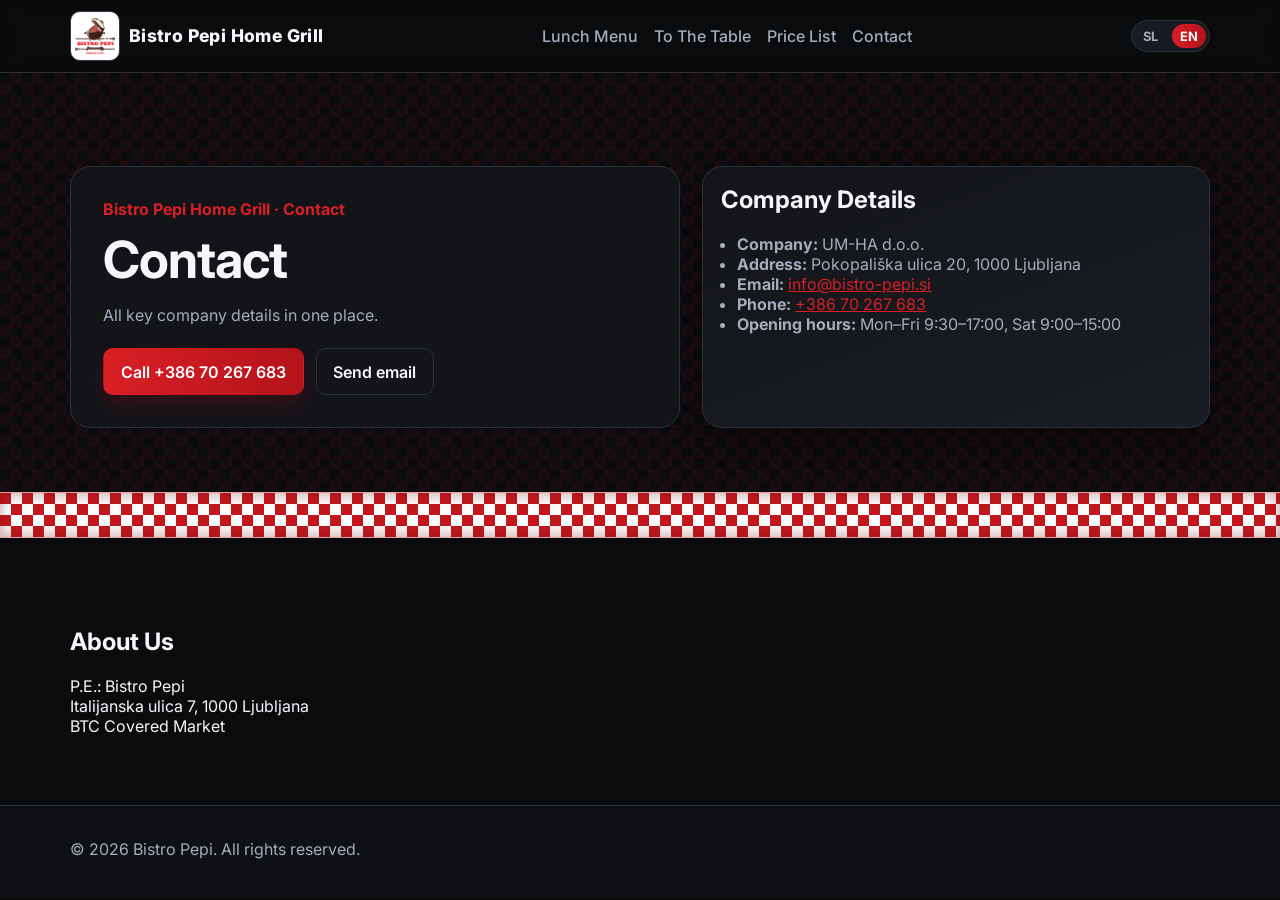
<file: kontakt-en.html>
<!doctype html>
<html lang="en">
  <head>
    <meta charset="UTF-8" />
    <meta name="viewport" content="width=device-width, initial-scale=1.0" />
    <title>Bistro Pepi</title>
    <meta
      name="description"
      content="Bistro Pepi company details: company name, address, email and phone."
    />
    <meta name="keywords" content="contact, bistro pepi, ljubljana, btc, phone, email" />
    <meta property="og:title" content="Contact - Bistro Pepi" />
    <meta property="og:description" content="Contact us for orders or information about Bistro Pepi in BTC Ljubljana." />
    <meta property="og:image" content="assets/PepiLogo.png" />
    <meta property="og:url" content="https://bistropepi.si/kontakt-en.html" />
    <link rel="preconnect" href="https://fonts.googleapis.com" />
    <link rel="preconnect" href="https://fonts.gstatic.com" crossorigin />
    <link
      href="https://fonts.googleapis.com/css2?family=Inter:wght@400;500;600;700;800&display=swap"
      rel="stylesheet"
    />
    <link rel="stylesheet" href="styles.css" />
  </head>
  <body>
    <header class="site-header">
      <div class="container nav-wrap">
        <a class="logo" href="index.html">
          <img src="assets/PepiLogo.png" alt="Bistro Pepi logotip" class="logo-image" />
          <span class="logo-text">Bistro Pepi Home Grill</span>
        </a>
                <button class="nav-toggle" aria-expanded="false" aria-controls="site-navigation" aria-label="Menu">
          <span></span>
          <span></span>
          <span></span>
        </button>
        <nav id="site-navigation" class="nav" aria-label="Glavna navigacija">
          <a href="index-en.html#malice">Lunch Menu</a>
          <a href="index-en.html#miza">To The Table</a>
          <a href="cenik-en.html">Price List</a>
          <a href="kontakt-en.html">Contact</a>
        </nav>
        <div class="lang-switch" aria-label="Language switch">
          <a href="kontakt.html">SL</a>
          <a class="active" href="kontakt-en.html">EN</a>
        </div>
      </div>
    </header>

    <main>
      <section class="hero">
        <div class="container hero-grid">
          <div class="hero-copy">
            <p class="eyebrow">Bistro Pepi Home Grill · Contact</p>
            <h1>Contact</h1>
            <p class="lead">All key company details in one place.</p>
            <div class="hero-actions">
              <a class="btn btn-primary" href="tel:+38670267683">Call +386 70 267 683</a>
              <a class="btn btn-secondary" href="mailto:info@bistro-pepi.si">Send email</a>
            </div>
          </div>

          <div class="hero-card">
            <h2>Company Details</h2>
            <ul>
              <li><strong>Company:</strong> UM-HA d.o.o.</li>
              <li><strong>Address:</strong> Pokopališka ulica 20, 1000 Ljubljana</li>
              <li><strong>Email:</strong> <a href="mailto:info@bistro-pepi.si">info@bistro-pepi.si</a></li>
              <li><strong>Phone:</strong> <a href="tel:+38670267683">+386 70 267 683</a></li>
              <li><strong>Opening hours:</strong> Mon–Fri 9:30–17:00, Sat 9:00–15:00</li>
            </ul>
          </div>
        </div>
      </section>

      <div class="karo-band" aria-hidden="true"></div>

      <section class="section">
        <div class="container info-grid">
          <div>
            <h2>About Us</h2>
            <p>P.E.: Bistro Pepi<br />Italijanska ulica 7, 1000 Ljubljana<br />BTC Covered Market</p>
          </div>
        </div>
      </section>
    </main>

    <footer class="site-footer">
      <div class="container">
        <p>© 2026 Bistro Pepi. All rights reserved.</p>
      </div>
    </footer>

    <script src="script.js"></script>
  </body>
</html>
</file>
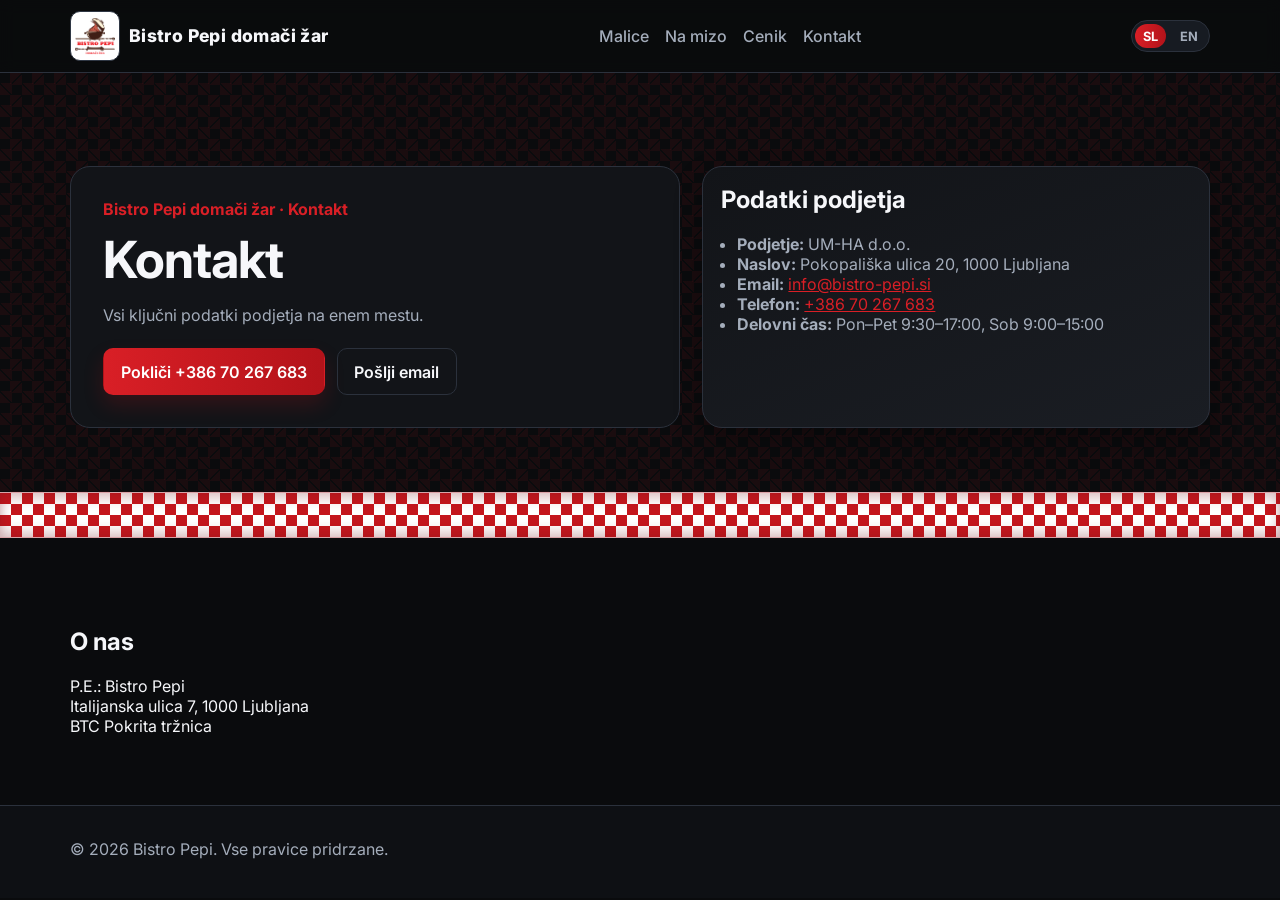
<file: kontakt.html>
<!doctype html>
<html lang="sl">
  <head>
    <meta charset="UTF-8" />
    <meta name="viewport" content="width=device-width, initial-scale=1.0" />
    <title>Bistro Pepi</title>
    <meta
      name="description"
      content="Kontaktni podatki podjetja Bistro Pepi: podjetje, naslov, email in telefon."
    />
    <meta name="keywords" content="kontakt, bistro pepi, ljubljana, btc, telefon, email" />
    <meta property="og:title" content="Kontakt - Bistro Pepi" />
    <meta property="og:description" content="Kontaktirajte nas za naročila ali informacije o Bistro Pepi v BTC Ljubljana." />
    <meta property="og:image" content="assets/PepiLogo.png" />
    <meta property="og:url" content="https://bistropepi.si/kontakt.html" />
    <link rel="preconnect" href="https://fonts.googleapis.com" />
    <link rel="preconnect" href="https://fonts.gstatic.com" crossorigin />
    <link
      href="https://fonts.googleapis.com/css2?family=Inter:wght@400;500;600;700;800&display=swap"
      rel="stylesheet"
    />
    <link rel="stylesheet" href="styles.css" />
  </head>
  <body>
    <header class="site-header">
      <div class="container nav-wrap">
        <a class="logo" href="index.html">
          <img src="assets/PepiLogo.png" alt="Bistro Pepi logotip" class="logo-image" />
          <span class="logo-text">Bistro Pepi domači žar</span>
        </a>
                <button class="nav-toggle" aria-expanded="false" aria-controls="site-navigation" aria-label="Menu">
          <span></span>
          <span></span>
          <span></span>
        </button>
        <nav id="site-navigation" class="nav" aria-label="Glavna navigacija">
          <a href="index.html#malice">Malice</a>
          <a href="index.html#miza">Na mizo</a>
          <a href="cenik.html">Cenik</a>
          <a href="kontakt.html">Kontakt</a>
        </nav>
        <div class="lang-switch" aria-label="Izbira jezika">
          <a class="active" href="kontakt.html">SL</a>
          <a href="kontakt-en.html">EN</a>
        </div>
      </div>
    </header>

    <main>
      <section class="hero">
        <div class="container hero-grid">
          <div class="hero-copy">
            <p class="eyebrow">Bistro Pepi domači žar · Kontakt</p>
            <h1>Kontakt</h1>
            <p class="lead">Vsi ključni podatki podjetja na enem mestu.</p>
            <div class="hero-actions">
              <a class="btn btn-primary" href="tel:+38670267683">Pokliči +386 70 267 683</a>
              <a class="btn btn-secondary" href="mailto:info@bistro-pepi.si">Pošlji email</a>
            </div>
          </div>

          <div class="hero-card">
            <h2>Podatki podjetja</h2>
            <ul>
              <li><strong>Podjetje:</strong> UM-HA d.o.o.</li>
              <li><strong>Naslov:</strong> Pokopališka ulica 20, 1000 Ljubljana</li>
              <li><strong>Email:</strong> <a href="mailto:info@bistro-pepi.si">info@bistro-pepi.si</a></li>
              <li><strong>Telefon:</strong> <a href="tel:+38670267683">+386 70 267 683</a></li>
              <li><strong>Delovni čas:</strong> Pon–Pet 9:30–17:00, Sob 9:00–15:00</li>
            </ul>
          </div>
        </div>
      </section>

      <div class="karo-band" aria-hidden="true"></div>

      <section class="section">
        <div class="container info-grid">
          <div>
            <h2>O nas</h2>
            <p>P.E.: Bistro Pepi<br />Italijanska ulica 7, 1000 Ljubljana<br />BTC Pokrita tržnica</p>
          </div>
        </div>
      </section>
    </main>

    <footer class="site-footer">
      <div class="container">
        <p>© 2026 Bistro Pepi. Vse pravice pridrzane.</p>
      </div>
    </footer>

    <script src="script.js"></script>
  </body>
</html>
</file>
<file: styles.css>
:root {
  --bg: #0a0b0d;
  --surface: #121418;
  --surface-soft: #1a1d23;
  --text: #f6f7fa;
  --muted: #a4adbb;
  --brand: #d91f26;
  --brand-strong: #b3131a;
  --line: #2b313c;
}

* {
  box-sizing: border-box;
}

html,
body {
  margin: 0;
  padding: 0;
  font-family: Inter, system-ui, -apple-system, Segoe UI, Roboto, sans-serif;
  background: var(--bg);
  color: var(--text);
}

.container {
  width: min(1140px, 92%);
  margin: 0 auto;
}

.site-header {
  position: sticky;
  top: 0;
  z-index: 50;
  -webkit-backdrop-filter: blur(8px);
  backdrop-filter: blur(8px);
  background: rgb(10 11 13 / 82%);
  border-bottom: 1px solid var(--line);
}

.nav-wrap {
  display: flex;
  align-items: center;
  justify-content: space-between;
  gap: 1rem;
  min-height: 72px;
}

.logo {
  display: inline-flex;
  align-items: center;
  gap: 0.55rem;
  color: var(--text);
  text-decoration: none;
  font-weight: 800;
  letter-spacing: 0.4px;
  font-size: 1.1rem;
}

.logo-image {
  width: 50px;
  height: 50px;
  object-fit: contain;
  border-radius: 10px;
  background: #fff;
  border: 1px solid #2f3744;
  padding: 4px;
}

.logo-text {
  line-height: 1.1;
}

.nav {
  display: flex;
  gap: 1rem;
}

.nav a {
  color: var(--muted);
  text-decoration: none;
  font-weight: 500;
  transition: color 0.2s ease;
}

.nav a:hover {
  color: var(--text);
}

.lang-switch {
  display: inline-flex;
  align-items: center;
  gap: 0.35rem;
  padding: 0.2rem;
  border: 1px solid var(--line);
  border-radius: 999px;
  background: #171b22;
}

.lang-switch a {
  text-decoration: none;
  color: var(--muted);
  font-weight: 700;
  font-size: 0.8rem;
  padding: 0.28rem 0.5rem;
  border-radius: 999px;
}

.lang-switch a.active {
  color: #fff;
  background: linear-gradient(90deg, var(--brand), var(--brand-strong));
}

.nav-toggle {
  display: none;
  border: none;
  background: transparent;
  color: var(--text);
  cursor: pointer;
  width: 50px;
  height: 50px;
  padding: 0;
  align-items: center;
  justify-content: center;
}

.nav-toggle span {
  display: block;
  width: 28px;
  height: 3px;
  background: var(--text);
  border-radius: 999px;
  transition: transform 0.25s ease, opacity 0.2s ease;
}

.nav-toggle span + span {
  margin-top: 8px;
}

.btn {
  display: inline-block;
  padding: 0.78rem 1.05rem;
  border-radius: 10px;
  text-decoration: none;
  font-weight: 600;
  border: 1px solid transparent;
  transition: transform 0.15s ease, box-shadow 0.2s ease;
}

.btn:hover {
  transform: translateY(-1px);
}

.btn-primary {
  background: linear-gradient(90deg, var(--brand), var(--brand-strong));
  color: #fff;
  box-shadow: 0 10px 20px rgb(185 19 26 / 20%);
}

.btn-secondary {
  border-color: var(--line);
  color: var(--text);
}

.hero {
  position: relative;
  padding: 5.8rem 0 4rem;
}

.hero::before {
  content: "";
  position: absolute;
  inset: 0;
  pointer-events: none;
  background-image:
    linear-gradient(45deg, rgb(217 31 38 / 8%) 25%, transparent 25%),
    linear-gradient(-45deg, rgb(217 31 38 / 8%) 25%, transparent 25%),
    linear-gradient(45deg, transparent 75%, rgb(217 31 38 / 8%) 75%),
    linear-gradient(-45deg, transparent 75%, rgb(217 31 38 / 8%) 75%);
  background-size: 22px 22px;
  background-position: 0 0, 0 12px, 12px -12px, -12px 0;
}

.hero-grid {
  position: relative;
  z-index: 1;
  display: grid;
  grid-template-columns: 1.2fr 1fr;
  gap: 1.4rem;
  align-items: stretch;
}

.hero-copy {
  background: var(--surface);
  border: 1px solid var(--line);
  border-radius: 20px;
  padding: 2rem;
}

.eyebrow {
  color: var(--brand);
  font-weight: 700;
  margin: 0 0 0.8rem;
}

h1 {
  margin: 0;
  font-size: clamp(1.9rem, 4.2vw, 3.2rem);
  line-height: 1.06;
  letter-spacing: -0.02em;
}

.lead {
  color: var(--muted);
  font-size: 1rem;
  line-height: 1.7;
  max-width: 60ch;
}

.hero-points {
  display: flex;
  flex-wrap: wrap;
  gap: 0.5rem;
  margin-top: 1rem;
}

.hero-points span {
  font-size: 0.86rem;
  font-weight: 600;
  color: #ffb8bc;
  background: #241419;
  border: 1px solid #4e2a2f;
  border-radius: 999px;
  padding: 0.32rem 0.65rem;
}

.hero-actions {
  display: flex;
  flex-wrap: wrap;
  gap: 0.75rem;
  margin-top: 1.2rem;
}

.hero-card {
  background: linear-gradient(160deg, var(--surface), var(--surface-soft));
  border: 1px solid var(--line);
  border-radius: 20px;
  padding: 1.15rem;
  box-shadow: 0 12px 28px rgb(0 0 0 / 32%);
}

.hero-image {
  width: 100%;
  height: 220px;
  border-radius: 12px;
  object-fit: cover;
  border: 1px solid var(--line);
  margin-bottom: 0.8rem;
}

.hero-logo {
  width: 100%;
  height: 220px;
  object-fit: cover;
  display: block;
  margin: 0 0 0.9rem;
  padding: 0;
  background: none;
  border-radius: 12px;
}

.hero-card h2 {
  margin-top: 0;
}

.hero-card ul {
  margin: 0;
  padding-left: 1rem;
  color: var(--muted);
}

.section {
  padding: 3.3rem 0;
}

.section-alt {
  background: #0f1217;
  border-block: 1px solid var(--line);
}

.karo-band {
  height: 46px;
  border-block: 1px solid #d9a2a7;
  background-image:
    linear-gradient(45deg, #ffffff 25%, transparent 25%),
    linear-gradient(-45deg, #ffffff 25%, transparent 25%),
    linear-gradient(45deg, transparent 75%, #ffffff 75%),
    linear-gradient(-45deg, transparent 75%, #ffffff 75%),
    linear-gradient(0deg, #c4161d, #c4161d);
  background-size: 22px 22px;
  background-position: 0 0, 0 11px, 11px -11px, -11px 0, 0 0;
  box-shadow: inset 0 6px 12px rgb(123 26 32 / 24%), inset 0 -6px 12px rgb(123 26 32 / 24%);
}

.section-head h2 {
  margin: 0;
  font-size: clamp(1.6rem, 2.6vw, 2.2rem);
  letter-spacing: -0.01em;
}

.section-head p {
  margin-top: 0.35rem;
  color: var(--muted);
}

.table-stage {
  position: relative;
  margin-top: 1.3rem;
  padding: 1.2rem;
  border: 1px solid var(--line);
  border-radius: 18px;
  background: linear-gradient(180deg, #13161c 0%, #0f1217 100%);
  display: grid;
  grid-template-columns: repeat(3, minmax(0, 1fr));
  gap: 1rem;
  overflow: hidden;
}

.table-top {
  position: absolute;
  inset: auto 0 0 0;
  height: 58px;
  border-top: 1px solid #d9a2a7;
  background-image:
    linear-gradient(45deg, #ffffff 25%, transparent 25%),
    linear-gradient(-45deg, #ffffff 25%, transparent 25%),
    linear-gradient(45deg, transparent 75%, #ffffff 75%),
    linear-gradient(-45deg, transparent 75%, #ffffff 75%),
    linear-gradient(0deg, #c4161d, #c4161d);
  background-size: 22px 22px;
  background-position: 0 0, 0 11px, 11px -11px, -11px 0, 0 0;
  box-shadow: inset 0 6px 12px rgb(123 26 32 / 24%);
}

.dish-tray {
  position: relative;
  z-index: 1;
  border: 1px solid var(--line);
  border-radius: 14px;
  background: #171b22;
  padding: 0.85rem;
  box-shadow: 0 12px 22px rgb(0 0 0 / 24%);
  opacity: 0;
  transform: translate3d(var(--tx, 0), var(--ty, 12px), 0) scale(0.99);
  transition: transform 420ms ease, opacity 320ms ease;
  transition-delay: var(--delay, 0ms);
}

.from-left {
  --tx: -26px;
  --ty: 4px;
}

.from-right {
  --tx: 26px;
  --ty: 4px;
}

.from-bottom {
  --tx: 0;
  --ty: 22px;
}

.delay-1 {
  --delay: 120ms;
}

.delay-2 {
  --delay: 260ms;
}

.delay-3 {
  --delay: 380ms;
}

.table-stage.in-view .dish-tray {
  opacity: 1;
  transform: translate3d(0, 0, 0) scale(1);
}

.dish-photo {
  width: 100%;
  height: 165px;
  object-fit: cover;
  border-radius: 10px;
  border: 1px solid #2f3744;
  margin-bottom: 0.65rem;
}

.dish-photo-a {
  object-position: center 34%;
}

.dish-photo-b {
  object-position: center 56%;
}

.dish-photo-c {
  object-position: center 75%;
}

.dish-tray h3 {
  margin: 0;
  font-size: 1.02rem;
}

.dish-tray p {
  margin: 0.45rem 0 0;
  color: var(--muted);
  font-size: 0.94rem;
}

.cards-grid {
  margin-top: 1.2rem;
  display: grid;
  grid-template-columns: repeat(3, minmax(0, 1fr));
  gap: 1rem;
}

.menu-card {
  background: var(--surface);
  border: 1px solid var(--line);
  border-radius: 16px;
  padding: 1.05rem;
  box-shadow: 0 8px 24px rgb(151 43 49 / 7%);
}

.card-top {
  display: flex;
  justify-content: space-between;
  align-items: center;
  gap: 0.6rem;
}

.card-top h3 {
  margin: 0;
}

.badge {
  border: 1px solid #5a2f33;
  color: #ffbcc0;
  border-radius: 999px;
  font-size: 0.74rem;
  padding: 0.2rem 0.55rem;
}

.menu-card ul {
  color: var(--muted);
  padding-left: 1rem;
  margin: 0.8rem 0;
}

.price {
  margin: 0;
  font-weight: 800;
  color: var(--brand-strong);
}

.best-grid,
.info-grid {
  margin-top: 1rem;
  display: grid;
  gap: 1rem;
}

.price-grid {
  margin-top: 1.2rem;
  display: grid;
  grid-template-columns: repeat(4, minmax(0, 1fr));
  gap: 1rem;
}

.price-card {
  background: var(--surface);
  border: 1px solid var(--line);
  border-radius: 14px;
  padding: 1rem;
  box-shadow: 0 8px 24px rgb(151 43 49 / 7%);
}

.price-card h3 {
  margin: 0 0 0.35rem;
}

.price-card p {
  margin: 0.25rem 0 0;
  color: var(--muted);
}

.cenik-layout {
  display: grid;
  gap: 1rem;
  margin-top: 1.2rem;
}

.cenik-block {
  background: var(--surface);
  border: 1px solid var(--line);
  border-radius: 16px;
  padding: 1rem;
  box-shadow: 0 8px 24px rgb(151 43 49 / 7%);
}

.cenik-block h3 {
  margin: 0 0 0.75rem;
  font-size: 1.15rem;
}

.cenik-list {
  display: grid;
  gap: 0.7rem;
}

.cenik-row {
  display: grid;
  grid-template-columns: 1fr auto;
  gap: 0.8rem;
  align-items: start;
  padding: 0.75rem;
  border: 1px solid #343b47;
  border-radius: 12px;
  background: #171b22;
}

.cenik-row strong {
  display: block;
  margin-bottom: 0.2rem;
}

.cenik-row p {
  margin: 0;
  color: var(--muted);
  font-size: 0.92rem;
  line-height: 1.4;
}

.cenik-row span {
  color: #ffd9dc;
  font-weight: 800;
  white-space: nowrap;
  padding-top: 0.1rem;
}

.best-grid {
  grid-template-columns: repeat(3, minmax(0, 1fr));
}

.info-grid {
  grid-template-columns: repeat(2, minmax(0, 1fr));
}

.best-card {
  position: relative;
  background: var(--surface);
  border: 1px solid var(--line);
  border-radius: 14px;
  padding: 1rem;
  box-shadow: 0 8px 24px rgb(151 43 49 / 7%);
}

.card-image {
  width: 100%;
  height: 190px;
  object-fit: cover;
  border-radius: 10px;
  margin-bottom: 0.65rem;
  border: 1px solid var(--line);
  background: #14171d;
  filter: saturate(1.05) contrast(1.03);
}

.card-image-a {
  object-position: center 36%;
}

.card-image-b {
  object-position: center 55%;
}

.card-image-c {
  object-position: center 72%;
}

.best-card h3 {
  margin-top: 0;
}

a {
  color: var(--brand);
}

.site-footer {
  border-top: 1px solid var(--line);
  padding: 1.1rem 0 1.4rem;
  color: var(--muted);
  background: #0e1014;
}

@media (max-width: 900px) {
  .hero-grid,
  .table-stage,
  .cards-grid,
  .best-grid,
  .info-grid,
  .price-grid {
    grid-template-columns: 1fr;
  }

  .cenik-row {
    grid-template-columns: 1fr;
  }

  .table-top {
    height: 52px;
  }

  .hero {
    padding: 3.6rem 0 2.4rem;
  }

  .hero-copy {
    padding: 1rem;
  }

  h1 {
    font-size: clamp(1.8rem, 6vw, 2.8rem);
  }

  .hero-actions {
    flex-direction: column;
    gap: 0.75rem;
  }

  .nav {
    display: none;
  }

  .nav.open {
    display: flex;
  }

  .nav-wrap {
    position: relative;
  }

  .nav-toggle {
    display: inline-flex;
  }

  .nav {
    position: absolute;
    top: 72px;
    left: 0;
    right: 0;
    background: rgb(10 11 13 / 96%);
    flex-direction: column;
    gap: 0;
    padding: 1rem 1.15rem 1.2rem;
    border-top: 1px solid var(--line);
    box-shadow: 0 20px 40px rgb(0 0 0 / 20%);
    z-index: 60;
  }

  .nav a {
    display: block;
    padding: 0.85rem 0;
    color: var(--text);
    border-bottom: 1px solid rgba(255, 255, 255, 0.08);
  }

  .nav a:last-child {
    border-bottom: none;
  }

  .lang-switch {
    margin-left: 0;
    margin-top: 0.9rem;
  }

  .logo-image {
    width: 44px;
    height: 44px;
  }

  .logo-text {
    font-size: 0.96rem;
  }
}
</file>
